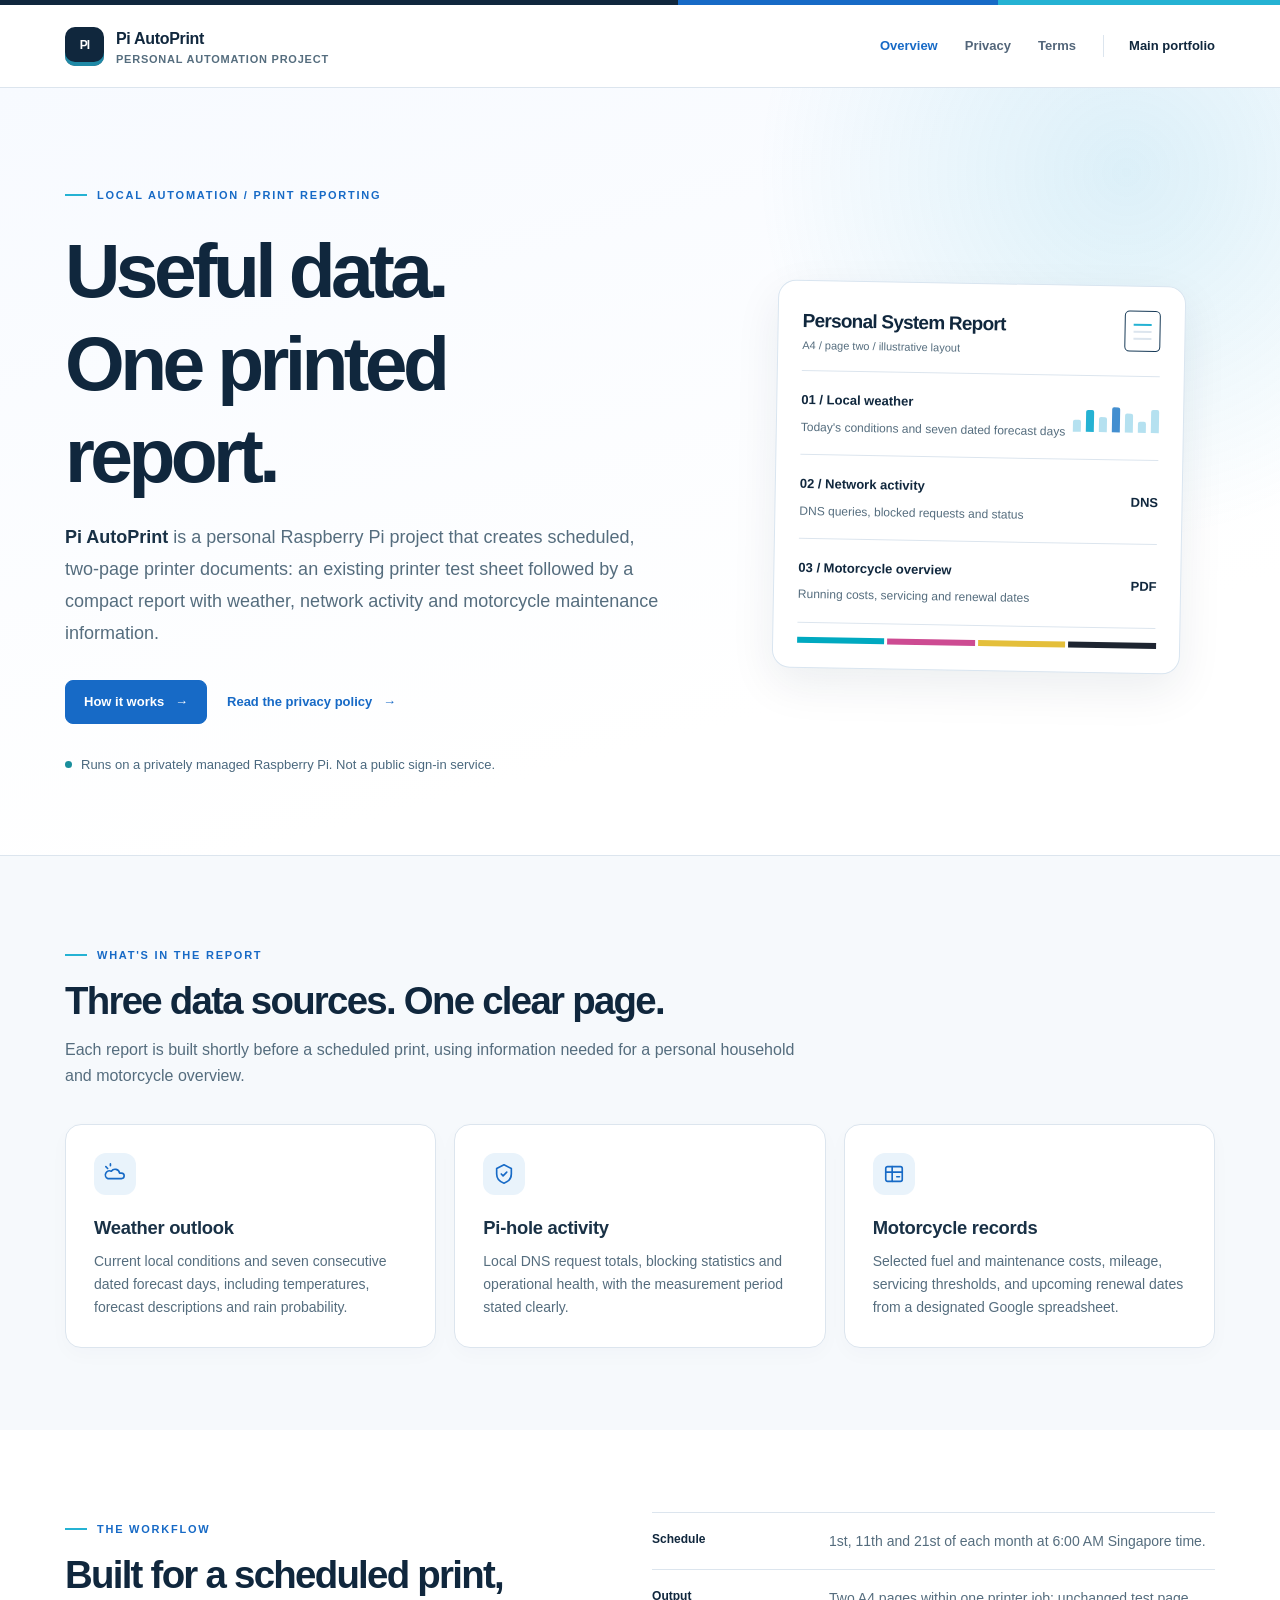
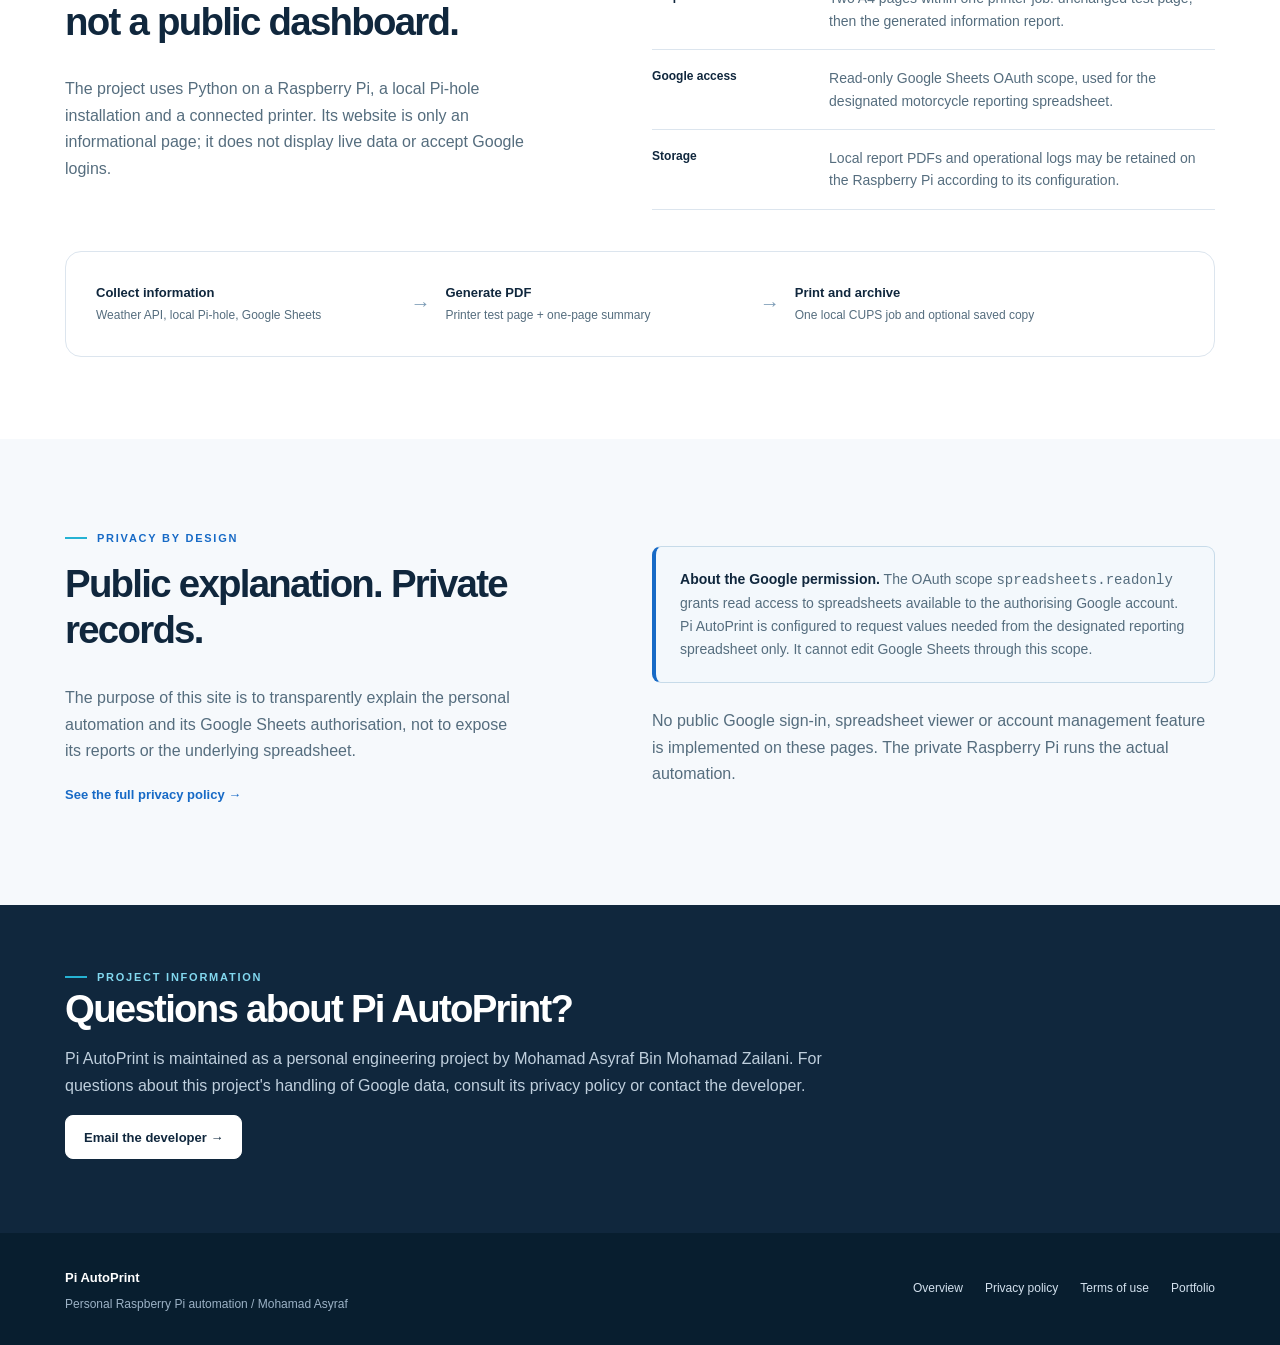
<file: pi-autoprint/index.html>
<!doctype html>
<html lang="en-GB">
<head>
  <meta charset="utf-8">
  <meta name="viewport" content="width=device-width, initial-scale=1">
  <meta name="theme-color" content="#10273d">
  <meta name="description" content="Pi AutoPrint is a personal Raspberry Pi automation project that generates scheduled printer reports using weather forecasts, Pi-hole activity and read-only Google Sheets data.">
  <title>Pi AutoPrint | Personal Raspberry Pi Reporting</title>
  <link rel="stylesheet" href="./styles.css">
  <link rel="canonical" href="https://asyrafbmz.github.io/pi-autoprint/">
</head>
<body>
  <a class="skip-link" href="#main">Skip to content</a>
  <div class="top-rule" aria-hidden="true"></div>
  <header class="site-header">
    <div class="container">
      <a class="brand" href="./" aria-label="Pi AutoPrint homepage"><span class="brand-icon" aria-hidden="true">PI</span><span>Pi AutoPrint<small>Personal automation project</small></span></a>
      <nav class="site-nav" aria-label="Main navigation"><a href="./" aria-current="page">Overview</a><a href="./privacy.html">Privacy</a><a href="./terms.html">Terms</a><a class="portfolio-link" href="../">Main portfolio</a></nav>
    </div>
  </header>
  <main id="main">
    <section class="hero">
      <div class="container hero-layout">
        <div>
          <span class="eyebrow">Local automation / print reporting</span>
          <h1>Useful data.<br>One printed report.</h1>
          <p><strong>Pi AutoPrint</strong> is a personal Raspberry Pi project that creates scheduled, two-page printer documents: an existing printer test sheet followed by a compact report with weather, network activity and motorcycle maintenance information.</p>
          <div class="hero-actions"><a class="btn" href="#how-it-works">How it works &nbsp; &#8594;</a><a class="text-action" href="./privacy.html">Read the privacy policy &nbsp; &#8594;</a></div>
          <div class="privacy-note"><span class="dot" aria-hidden="true"></span><span>Runs on a privately managed Raspberry Pi. Not a public sign-in service.</span></div>
        </div>
        <div class="report-preview" role="img" aria-label="Illustrative print layout with weather, network and motorcycle sections. No personal data is shown.">
          <div class="report-preview-head"><div><strong>Personal System Report</strong><small>A4 / page two / illustrative layout</small></div><span class="paper-icon" aria-hidden="true"></span></div>
          <div class="report-line"><div><strong>01 / Local weather</strong><br><span>Today's conditions and seven dated forecast days</span></div><div class="mini-chart" aria-hidden="true"><i></i><i></i><i></i><i></i><i></i><i></i><i></i></div></div>
          <div class="report-line"><div><strong>02 / Network activity</strong><br><span>DNS queries, blocked requests and status</span></div><strong aria-hidden="true">DNS</strong></div>
          <div class="report-line"><div><strong>03 / Motorcycle overview</strong><br><span>Running costs, servicing and renewal dates</span></div><strong aria-hidden="true">PDF</strong></div>
          <footer aria-hidden="true"><span></span><span></span><span></span><span></span></footer>
        </div>
      </div>
    </section>
    <section class="section section-soft" id="features">
      <div class="container">
        <div class="section-intro"><span class="eyebrow">What's in the report</span><h2>Three data sources. One clear page.</h2><p>Each report is built shortly before a scheduled print, using information needed for a personal household and motorcycle overview.</p></div>
        <div class="three-cards">
          <article class="feature-card"><div class="feature-icon" aria-hidden="true"><svg viewBox="0 0 24 24"><path d="M4 17h15a3 3 0 0 0 0-6h-2a5 5 0 0 0-9-2 4 4 0 0 0-4 8z"/><path d="M4 6l-2-2M7 3V1"/></svg></div><h3>Weather outlook</h3><p>Current local conditions and seven consecutive dated forecast days, including temperatures, forecast descriptions and rain probability.</p></article>
          <article class="feature-card"><div class="feature-icon" aria-hidden="true"><svg viewBox="0 0 24 24"><path d="m12 2 8 4v6c0 5-3.5 8.5-8 10-4.5-1.5-8-5-8-10V6z"/><path d="m9 12 2 2 4-4"/></svg></div><h3>Pi-hole activity</h3><p>Local DNS request totals, blocking statistics and operational health, with the measurement period stated clearly.</p></article>
          <article class="feature-card"><div class="feature-icon" aria-hidden="true"><svg viewBox="0 0 24 24"><rect x="3" y="4" width="18" height="16" rx="2"/><path d="M3 10h18M10 4v16M15 15h3"/></svg></div><h3>Motorcycle records</h3><p>Selected fuel and maintenance costs, mileage, servicing thresholds, and upcoming renewal dates from a designated Google spreadsheet.</p></article>
        </div>
      </div>
    </section>
    <section class="section" id="how-it-works">
      <div class="container">
        <div class="split"><div><span class="eyebrow">The workflow</span><h2>Built for a scheduled print, not a public dashboard.</h2><p>The project uses Python on a Raspberry Pi, a local Pi-hole installation and a connected printer. Its website is only an informational page; it does not display live data or accept Google logins.</p></div>
        <dl class="fact-list"><div class="fact-item"><dt>Schedule</dt><dd>1st, 11th and 21st of each month at 6:00 AM Singapore time.</dd></div><div class="fact-item"><dt>Output</dt><dd>Two A4 pages within one printer job: unchanged test page, then the generated information report.</dd></div><div class="fact-item"><dt>Google access</dt><dd>Read-only Google Sheets OAuth scope, used for the designated motorcycle reporting spreadsheet.</dd></div><div class="fact-item"><dt>Storage</dt><dd>Local report PDFs and operational logs may be retained on the Raspberry Pi according to its configuration.</dd></div></dl></div>
        <div class="pipeline" aria-label="Data workflow"><div class="pipeline-step">Collect information<small>Weather API, local Pi-hole, Google Sheets</small></div><span class="pipeline-arrow" aria-hidden="true">&#8594;</span><div class="pipeline-step">Generate PDF<small>Printer test page + one-page summary</small></div><span class="pipeline-arrow" aria-hidden="true">&#8594;</span><div class="pipeline-step">Print and archive<small>One local CUPS job and optional saved copy</small></div></div>
      </div>
    </section>
    <section class="section section-soft" id="data-and-privacy">
      <div class="container split"><div><span class="eyebrow">Privacy by design</span><h2>Public explanation. Private records.</h2><p>The purpose of this site is to transparently explain the personal automation and its Google Sheets authorisation, not to expose its reports or the underlying spreadsheet.</p><p><a class="text-action" href="./privacy.html">See the full privacy policy &#8594;</a></p></div><div><div class="callout"><p><strong>About the Google permission.</strong> The OAuth scope <code>spreadsheets.readonly</code> grants read access to spreadsheets available to the authorising Google account. Pi AutoPrint is configured to request values needed from the designated reporting spreadsheet only. It cannot edit Google Sheets through this scope.</p></div><p>No public Google sign-in, spreadsheet viewer or account management feature is implemented on these pages. The private Raspberry Pi runs the actual automation.</p></div></div>
    </section>
    <section class="cta"><div class="container"><span class="eyebrow" style="color:#82d8ef">Project information</span><h2>Questions about Pi AutoPrint?</h2><p>Pi AutoPrint is maintained as a personal engineering project by Mohamad Asyraf Bin Mohamad Zailani. For questions about this project's handling of Google data, consult its privacy policy or contact the developer.</p><a class="btn" href="mailto:mohdasyraf999@gmail.com?subject=Pi%20AutoPrint%20Enquiry">Email the developer &#8594;</a></div></section>
  </main>
  <footer class="footer"><div class="container footer-row"><div><strong>Pi AutoPrint</strong><p>Personal Raspberry Pi automation / Mohamad Asyraf</p></div><nav class="footer-links" aria-label="Footer"><a href="./">Overview</a><a href="./privacy.html">Privacy policy</a><a href="./terms.html">Terms of use</a><a href="../">Portfolio</a></nav></div></footer>
</body>
</html>
</file>
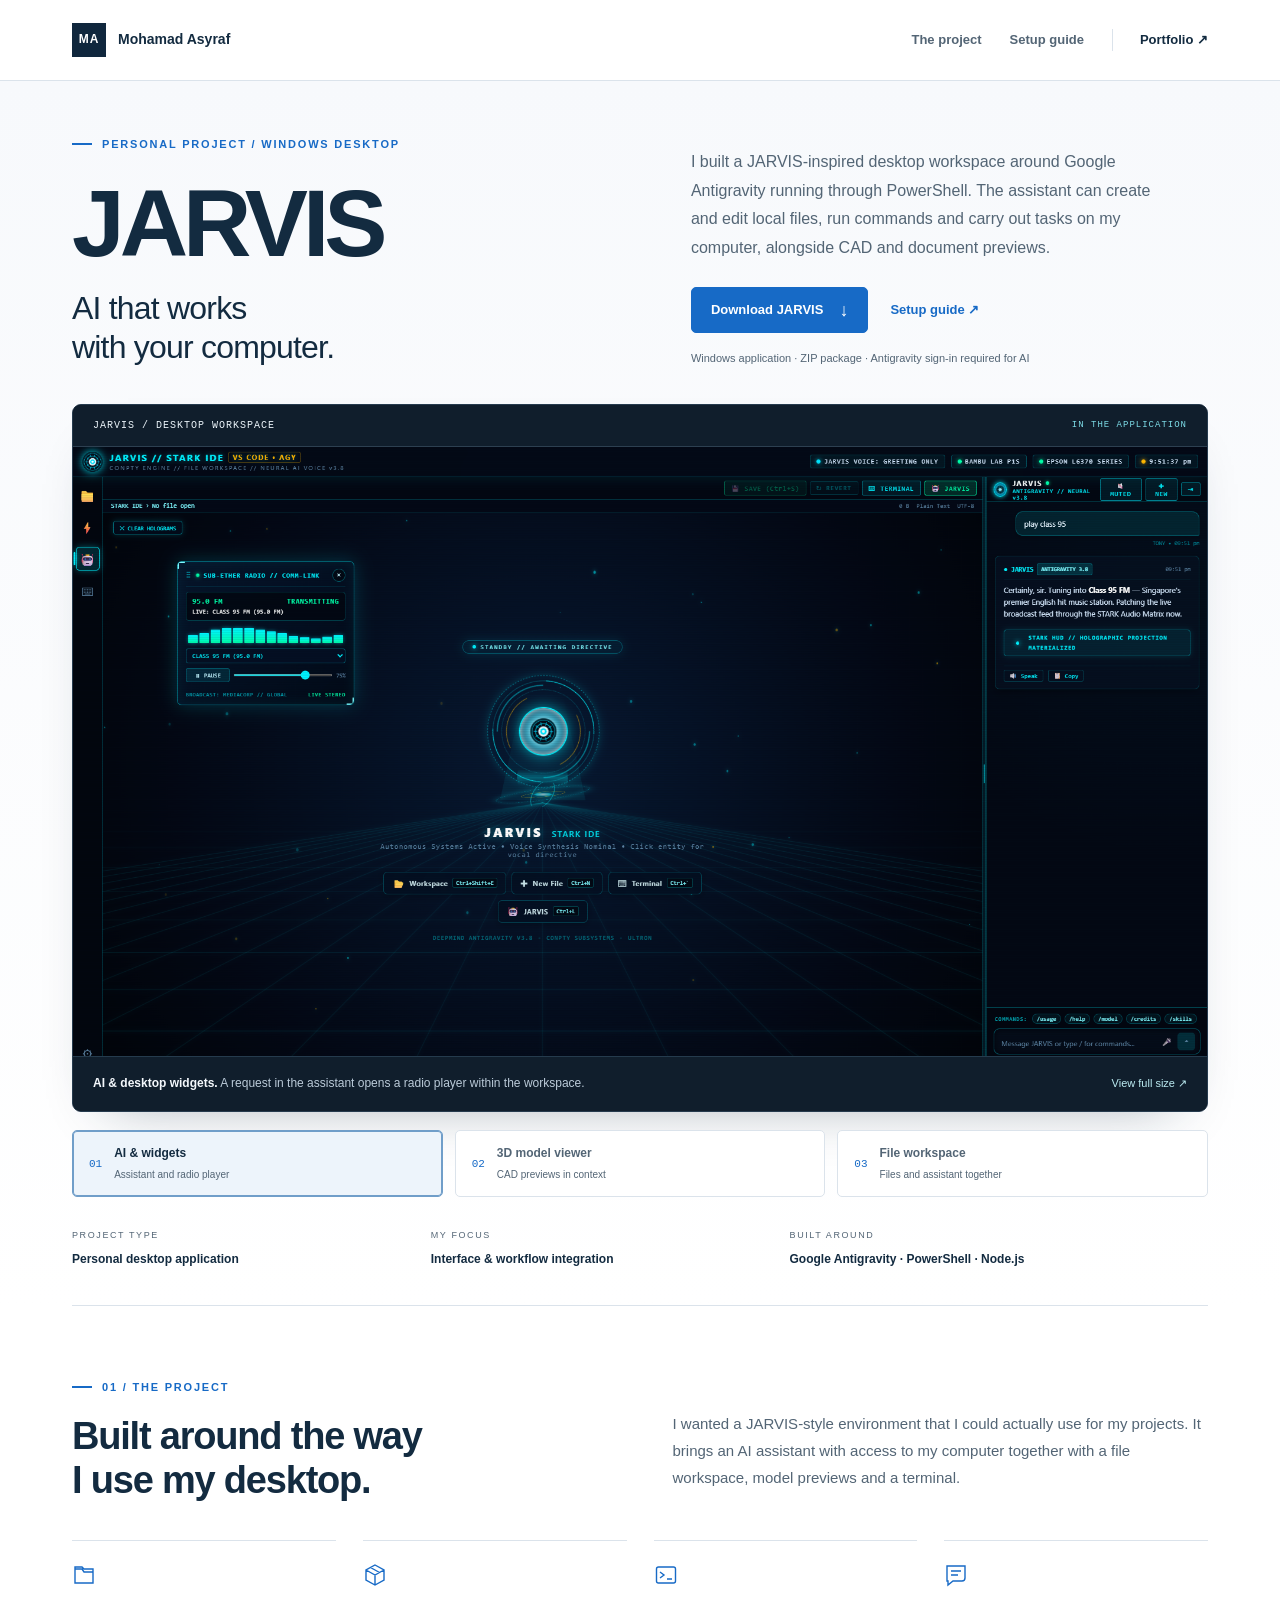
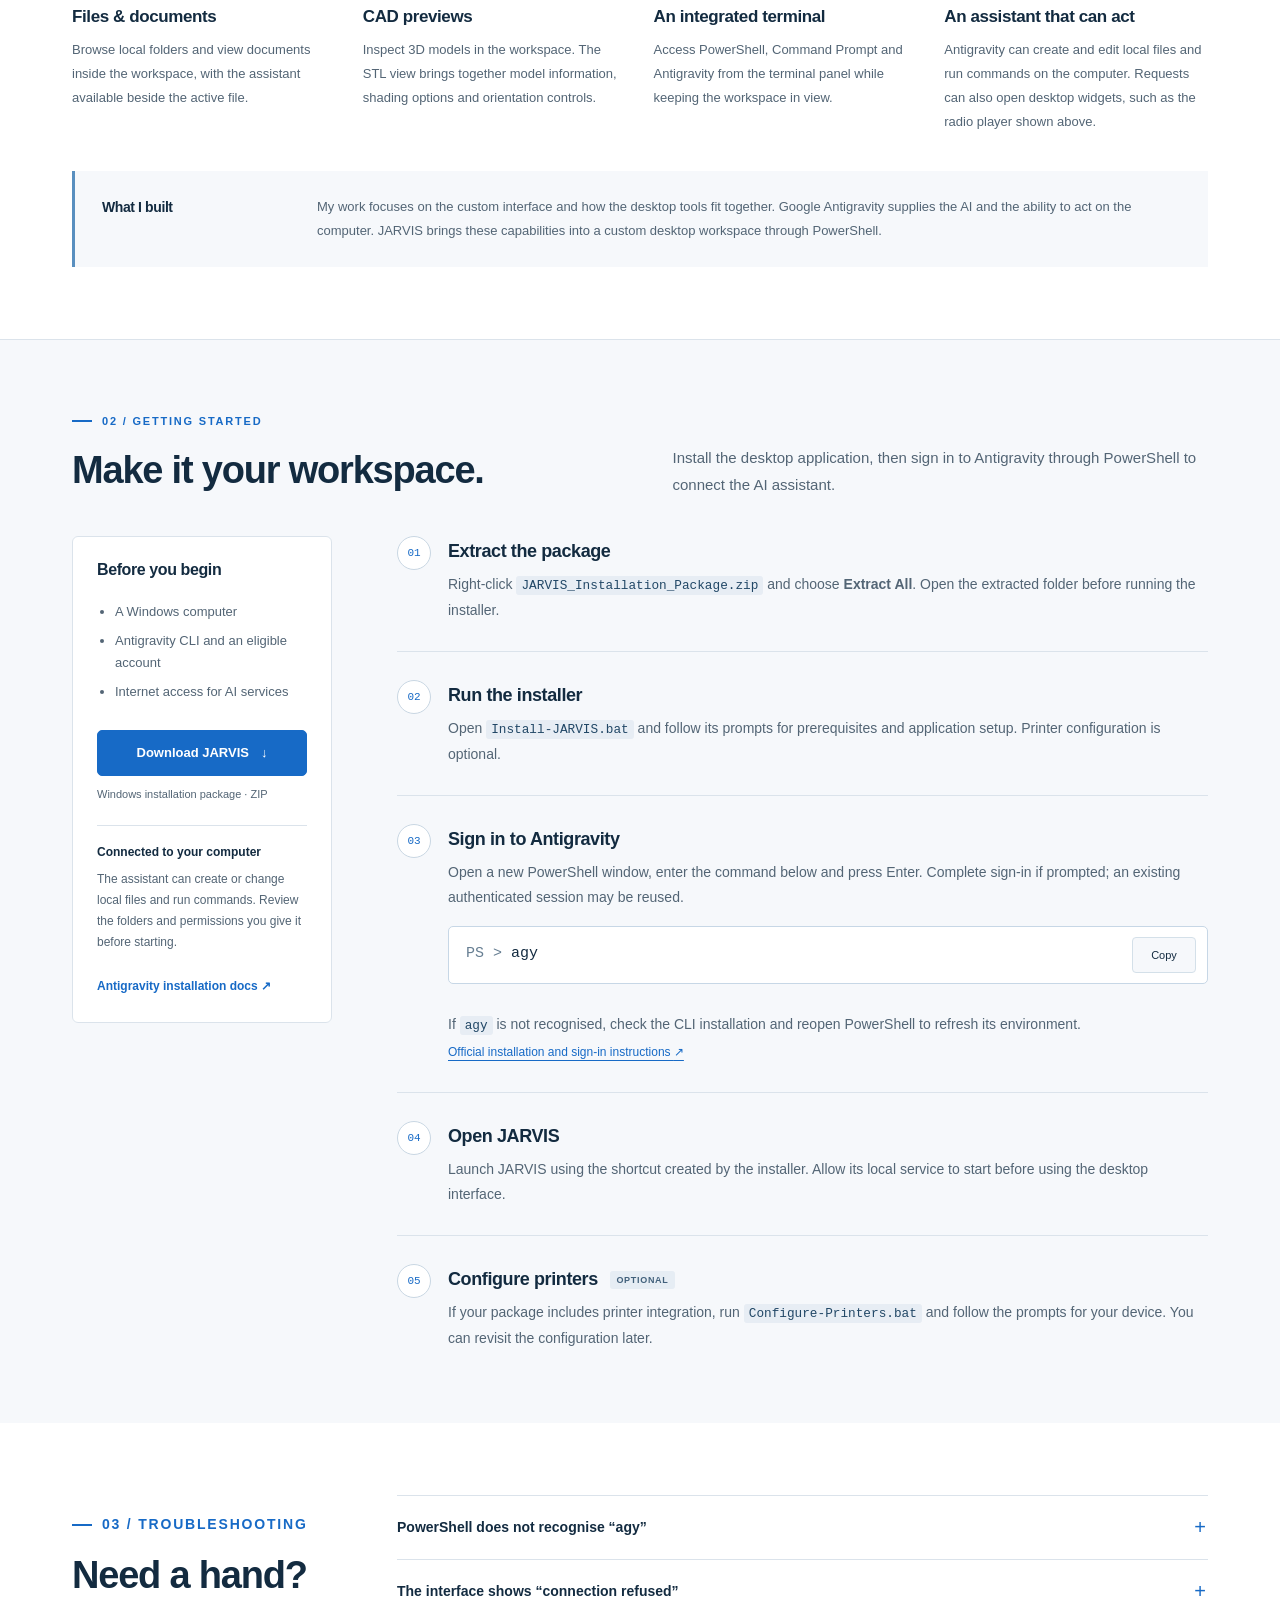
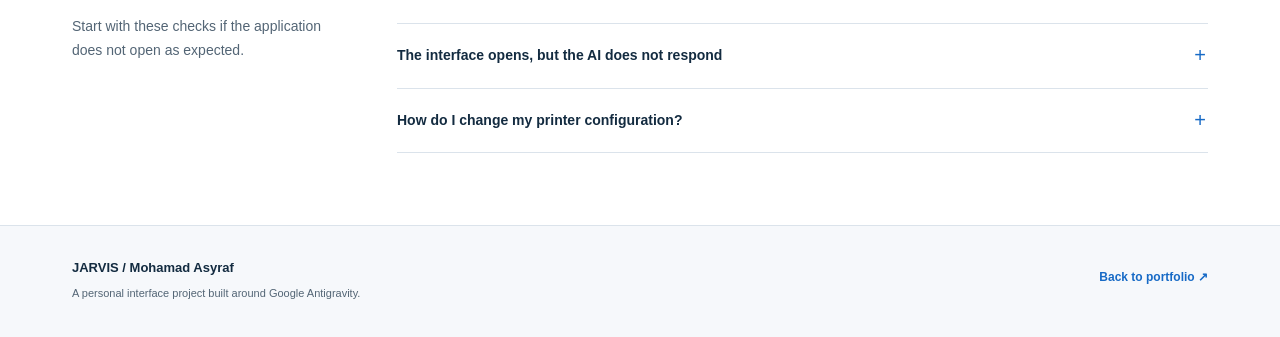
<file: jarvis-guide.html>
<!doctype html>
<html lang="en-GB">
<head>
  <meta charset="utf-8">
  <meta name="viewport" content="width=device-width, initial-scale=1">
  <meta name="description" content="JARVIS is Mohamad Asyraf’s personal desktop interface project, built around Google Antigravity running through PowerShell. Explore the file workspace, CAD previews, AI assistant and setup guide.">
  <meta name="theme-color" content="#10273d">
  <title>JARVIS — AI Desktop Workspace | Mohamad Asyraf</title>
  <style>
    :root {
      --ink: #132b40;
      --muted: #536575;
      --blue: #176ac6;
      --line: #dbe3eb;
      --paper: #f6f8fb;
      --navy: #10273d;
      --cyan: #7ad4ec;
      --white: #fff;
    }
    * {
      box-sizing: border-box;
    }
    html {
      scroll-behavior: smooth;
      scroll-padding-top: 110px;
    }
    body {
      margin: 0;
      background: var(--white);
      color: var(--ink);
      font-family: Inter,"Segoe UI",Arial,sans-serif;
      font-size: 16px;
      line-height: 1.65;
      -webkit-font-smoothing: antialiased;
    }
    a {
      color: var(--blue);
      text-underline-offset: 4px;
    }
    a:hover {
      color: #0e4d94;
    }
    button {
      font: inherit;
    }
    a, button, summary {
      -webkit-tap-highlight-color: transparent;
    }
    a:focus-visible, button:focus-visible, summary:focus-visible {
      outline: 3px solid #2585e2;
      outline-offset: 5px;
    }
    h1, h2, h3, p, figure {
      margin: 0;
    }
    h1, h2, h3 {
      line-height: 1.16;
    }
    h2 {
      font-size: clamp(28px,3vw,38px);
      letter-spacing: -1.2px;
      font-weight: 650;
    }
    h3 {
      font-size: 20px;
      letter-spacing: -.4px;
    }
    p {
      color: var(--muted);
    }
    .wrap {
      max-width: 1180px;
      margin: auto;
      padding-inline: 40px;
    }
    .skip {
      position: fixed;
      top: 8px;
      left: 8px;
      z-index: 100;
      transform: translateY(-160%);
      background: white;
      padding: 10px 18px;
    }
    .skip:focus {
      transform: none;
    }
    .site-header {
      position: sticky;
      top: 0;
      z-index: 20;
      background: rgba(255,255,255,.97);
      border-bottom: 1px solid var(--line);
    }
    .header-inner {
      min-height: 80px;
      display: flex;
      align-items: center;
      justify-content: space-between;
      gap: 24px;
    }
    .brand {
      display: flex;
      align-items: center;
      gap: 12px;
      color: var(--ink);
      text-decoration: none;
      font-size: 14px;
      font-weight: 650;
    }
    .brand-mark {
      display: grid;
      place-items: center;
      width: 34px;
      height: 34px;
      background: var(--navy);
      color: white;
      font-size: 12px;
      letter-spacing: 1px;
    }
    .header-nav {
      display: flex;
      align-items: center;
      gap: 28px;
      font-size: 13px;
      font-weight: 600;
    }
    .header-nav a {
      text-decoration: none;
      color: var(--muted);
    }
    .header-nav a:hover, .header-nav a[aria-current] {
      color: var(--blue);
    }
    .header-nav .back {
      padding-left: 27px;
      border-left: 1px solid var(--line);
      color: var(--ink);
    }
    .eyebrow {
      display: flex;
      align-items: center;
      gap: 10px;
      font-size: 11px;
      font-weight: 700;
      letter-spacing: 1.8px;
      text-transform: uppercase;
      color: var(--blue);
    }
    .eyebrow:before {
      content: "";
      width: 20px;
      height: 2px;
      background: currentColor;
    }
    .hero {
      padding: 65px 0 52px;
      background: linear-gradient(180deg,#f7f9fc,#fff);
    }
    .hero-grid {
      display: grid;
      grid-template-columns: 1fr 1fr;
      gap: 65px;
      align-items: center;
    }
    .hero h1 {
      margin: 22px 0 8px;
      font-size: clamp(62px,7.7vw,104px);
      letter-spacing: -6px;
      font-weight: 700;
    }
    .hero-subtitle {
      display: block;
      font-size: clamp(23px,2.5vw,31px);
      font-weight: 500;
      letter-spacing: -.8px;
      color: var(--ink);
    }
    .hero-desc {
      max-width: 475px;
      margin-top: 23px;
      font-size: 17px;
      line-height: 1.75;
    }
    .actions {
      display: flex;
      align-items: center;
      flex-wrap: wrap;
      gap: 22px;
      margin-top: 30px;
    }
    .button {
      display: inline-flex;
      align-items: center;
      justify-content: center;
      gap: 16px;
      min-height: 46px;
      padding: 11px 19px;
      border: 1px solid var(--blue);
      border-radius: 5px;
      background: var(--blue);
      color: white;
      text-decoration: none;
      font-size: 13px;
      font-weight: 600;
      cursor: pointer;
      transition: background .15s;
    }
    .button:hover {
      background: #1055a3;
      color: white;
    }
    .text-link {
      font-size: 13px;
      font-weight: 600;
      text-decoration: none;
    }
    .arrow {
      font-size: 18px;
      line-height: 1;
    }
    .hero-note {
      font-size: 12px;
      color: var(--muted);
      margin-top: 24px;
    }
    .meta-strip {
      display: grid;
      grid-template-columns: 1fr 1fr 1.25fr;
      gap: 24px;
      border-top: 1px solid var(--line);
      padding-top: 26px;
      margin-top: 48px;
    }
    .meta-strip dt {
      font-size: 10px;
      color: var(--muted);
      letter-spacing: 1.6px;
      text-transform: uppercase;
      margin-bottom: 7px;
    }
    .meta-strip dd {
      font-size: 13px;
      font-weight: 600;
      margin: 0;
    }
    .section {
      padding: 72px 0;
    }
    .section-head {
      display: grid;
      grid-template-columns: 1fr 1fr;
      gap: 65px;
      align-items: start;
      margin-bottom: 38px;
    }
    .section-head .eyebrow {
      margin-bottom: 18px;
    }
    .section-head>p {
      padding-top: 32px;
      font-size: 15px;
      line-height: 1.8;
    }
    .setup-section {
      background: var(--paper);
      border-top: 1px solid var(--line);
    }
    .setup-layout {
      display: grid;
      grid-template-columns: 260px 1fr;
      gap: 65px;
      align-items: start;
    }
    .setup-aside {
      background: white;
      border: 1px solid var(--line);
      border-radius: 6px;
      padding: 24px;
    }
    .setup-aside h3 {
      font-size: 16px;
    }
    .requirements {
      padding-left: 18px;
      margin: 17px 0 23px;
      color: var(--muted);
      font-size: 13px;
    }
    .requirements li {
      padding: 4px 0;
    }
    .setup-aside .text-link {
      font-size: 12px;
    }
    .step-list {
      list-style: none;
      padding: 0;
      margin: 0;
      counter-reset: steps;
    }
    .step {
      display: grid;
      grid-template-columns: 34px 1fr;
      gap: 17px;
      border-bottom: 1px solid var(--line);
      padding: 0 0 28px;
      margin-bottom: 28px;
      counter-increment: steps;
    }
    .step:last-child {
      border-bottom: 0;
      margin-bottom: 0;
      padding-bottom: 0;
    }
    .step:before {
      content: counter(steps,decimal-leading-zero);
      width: 32px;
      height: 32px;
      display: grid;
      place-items: center;
      font-size: 11px;
      font-family: Consolas,monospace;
      border: 1px solid #c9d7e3;
      background: white;
      border-radius: 50%;
      color: var(--blue);
    }
    .step h3 {
      font-size: 18px;
      padding-top: 5px;
      margin-bottom: 10px;
    }
    .step p {
      font-size: 14px;
      line-height: 1.8;
    }
    .step p+p {
      margin-top: 10px;
    }
    code {
      font-family: Consolas,"Courier New",monospace;
      font-size: .91em;
      background: #e7edf4;
      border-radius: 3px;
      padding: 2px 5px;
      overflow-wrap: anywhere;
      color: #214766;
    }
    .command {
      display: flex;
      align-items: center;
      justify-content: space-between;
      gap: 18px;
      border: 1px solid #c7d7e6;
      background: #fff;
      border-radius: 5px;
      padding: 10px 11px 10px 17px;
      margin: 15px 0 10px;
    }
    .command code {
      background: none;
      padding: 0;
      color: var(--ink);
      font-size: 15px;
    }
    .command code span {
      color: #667e92;
      margin-right: 9px;
    }
    .copy-button {
      font-size: 11px;
      border: 1px solid #d4e0e9;
      background: var(--paper);
      color: var(--ink);
      border-radius: 4px;
      padding: 8px 13px;
      cursor: pointer;
      min-width: 64px;
      min-height: 36px;
    }
    .copy-button:hover {
      background: #e7eff8;
    }
    .copy-status {
      font-size: 12px;
      min-height: 20px;
      color: var(--muted);
      margin-top: -2px;
    }
    .source-link {
      font-size: 12px;
    }
    .optional-tag {
      font-size: 9px;
      text-transform: uppercase;
      letter-spacing: .7px;
      font-weight: 650;
      background: #e6edf4;
      padding: 4px 6px;
      border-radius: 3px;
      vertical-align: middle;
      margin-left: 8px;
      color: #42617c;
    }
    .support-layout {
      display: grid;
      grid-template-columns: 260px 1fr;
      gap: 65px;
    }
    .support-heading .eyebrow {
      margin-bottom: 17px;
    }
    .support-heading p {
      font-size: 14px;
      margin-top: 18px;
    }
    .support-list {
      border-top: 1px solid var(--line);
    }
    details {
      border-bottom: 1px solid var(--line);
    }
    summary {
      padding: 20px 30px 20px 0;
      position: relative;
      cursor: pointer;
      font-size: 14px;
      font-weight: 600;
      list-style: none;
    }
    summary::-webkit-details-marker {
      display: none;
    }
    summary:after {
      content: "+";
      position: absolute;
      right: 2px;
      font-size: 20px;
      font-weight: 400;
      top: 15px;
      color: var(--blue);
    }
    details[open] summary:after {
      content: "−";
    }
    details p {
      font-size: 14px;
      line-height: 1.8;
      padding-bottom: 21px;
    }
    .footer {
      border-top: 1px solid var(--line);
      padding: 28px 0 35px;
      background: var(--paper);
    }
    .footer-inner {
      display: flex;
      justify-content: space-between;
      gap: 24px;
      align-items: center;
    }
    .footer strong {
      font-size: 13px;
      font-weight: 650;
    }
    .footer p {
      font-size: 11px;
      margin-top: 4px;
    }
    .footer a {
      font-size: 12px;
      text-decoration: none;
      font-weight: 600;
    }
    [hidden] {
      display: none !important;
    }
    @media (min-width:1000px) {
      .setup-aside {
        position: sticky;
        top: 105px;
      }
    }
    @media (max-width:900px) {
      .wrap {
        padding-inline: 28px;
      }
      .hero-grid {
        gap: 32px;
      }
      .hero h1 {
        letter-spacing: -4px;
      }
      .section-head {
        gap: 32px;
      }
      .setup-layout, .support-layout {
        grid-template-columns: 220px 1fr;
        gap: 32px;
      }
      .header-nav {
        gap: 20px;
      }
      .header-nav .back {
        padding-left: 20px;
      }
    }
    @media (max-width:680px) {
      html {
        scroll-padding-top: 88px;
      }
      .wrap {
        padding-inline: 22px;
      }
      .header-inner {
        min-height: 68px;
        gap: 16px;
      }
      .brand {
        font-size: 12px;
        gap: 9px;
      }
      .brand-mark {
        width: 30px;
        height: 30px;
        font-size: 10px;
      }
      .header-nav .desktop-link {
        display: none;
      }
      .header-nav .back {
        border: 0;
        padding: 0;
        font-size: 12px;
      }
      .hero {
        padding: 38px 0 30px;
      }
      .hero-grid {
        grid-template-columns: 1fr;
        gap: 32px;
      }
      .hero h1 {
        font-size: 72px;
        letter-spacing: -4px;
        margin-top: 18px;
      }
      .hero-subtitle {
        font-size: 25px;
      }
      .hero-desc {
        font-size: 16px;
        margin-top: 17px;
      }
      .actions {
        margin-top: 24px;
      }
      .hero-note {
        margin-top: 18px;
      }
      .meta-strip {
        gap: 20px 16px;
        grid-template-columns: 1fr 1fr;
        margin-top: 30px;
        padding-top: 23px;
      }
      .meta-strip>div:last-child {
        grid-column: 1/-1;
      }
      .meta-strip dd {
        font-size: 12px;
      }
      .section {
        padding: 46px 0;
      }
      .section-head {
        grid-template-columns: 1fr;
        gap: 18px;
        margin-bottom: 28px;
      }
      .section-head>p {
        padding: 0;
        font-size: 14px;
      }
      .section-head .eyebrow {
        margin-bottom: 13px;
      }
      .setup-layout, .support-layout {
        grid-template-columns: 1fr;
        gap: 29px;
      }
      .setup-aside {
        padding: 22px;
      }
      .requirements {
        margin: 12px 0;
      }
      .step {
        gap: 12px;
        grid-template-columns: 30px 1fr;
      }
      .step h3 {
        font-size: 17px;
      }
      .step:before {
        width: 29px;
        height: 29px;
      }
      .step p {
        font-size: 13px;
      }
      .optional-tag {
        display: inline-block;
        margin-left: 4px;
      }
      .support-heading p {
        margin-top: 13px;
      }
      .footer-inner {
        align-items: flex-start;
      }
      .footer a {
        white-space: nowrap;
      }
    }
    @media (prefers-reduced-motion:reduce) {
      html {
        scroll-behavior: auto;
      }
      * {
        transition: none !important;
      }
    }
    @media print {
      .site-header, .actions, .copy-button, .footer a {
        display: none;
      }
      .section, .hero {
        padding: 22px 0;
      }
      .setup-aside {
        position: static;
      }
      .wrap {
        padding-inline: 0;
      }
      .section-head, .setup-layout, .support-layout {
        gap: 25px;
      }
      details p {
        display: block !important;
      }
      .step, details {
        break-inside: avoid;
      }
    }
    .computer-access-note {
      border-top: 1px solid var(--line);
      padding-top: 16px;
      margin-bottom: 19px;
      font-size: 12px;
      line-height: 1.75;
    }
    .computer-access-note strong {
      display: block;
      color: var(--ink);
      font-size: 12px;
      margin-bottom: 6px;
    }
    .wrap {
      max-width: 1220px;
      padding-inline: 42px;
    }
    .hero {
      padding: 54px 0 0;
    }
    .hero-grid {
      grid-template-columns: 1.05fr 1fr;
      gap: 76px;
      align-items: end;
      margin-bottom: 37px;
    }
    .hero h1 {
      font-size: clamp(64px, 7.4vw, 96px);
      letter-spacing: -5px;
      margin: 16px 0 10px;
    }
    .hero-subtitle {
      font-size: clamp(24px, 2.5vw, 32px);
      line-height: 1.22;
      font-weight: 450;
    }
    .hero-desc {
      margin: 0;
      font-size: 16px;
      line-height: 1.8;
    }
    .hero-note {
      margin-top: 16px;
      font-size: 11px;
    }
    .actions {
      margin-top: 24px;
    }
    .showcase {
      border: 1px solid #263b4e;
      border-radius: 9px;
      background: #060e19;
      overflow: hidden;
      box-shadow: 0 24px 55px -37px #10273d70;
    }
    .showcase-bar {
      min-height: 42px;
      display: flex;
      justify-content: space-between;
      align-items: center;
      padding: 11px 20px;
      background: #101e2c;
      border-bottom: 1px solid #2d4051;
      color: #bdccda;
      font: 10px/1.4 Consolas, monospace;
      letter-spacing: 1px;
    }
    .showcase-bar strong {
      color: #ecf5fb;
      font-weight: 500;
    }
    .showcase-bar span:last-child {
      color: #7ddce7;
      font-size: 9px;
    }
    .screenshot-link {
      display: block;
      background: #060e19;
    }
    .screenshot-link:focus-visible {
      outline-offset: -4px;
    }
    .screenshot-viewport {
      aspect-ratio: 1919 / 1031;
      overflow: hidden;
    }
    .screenshot-viewport img {
      display: block;
      width: 100%;
      height: auto;
    }
    .screenshot-caption {
      display: flex;
      align-items: baseline;
      justify-content: space-between;
      gap: 24px;
      padding: 17px 20px;
      border-top: 1px solid #253b4d;
      background: #101e2c;
    }
    .screenshot-caption p {
      font-size: 12px;
      color: #bbcbd9;
    }
    .screenshot-caption strong {
      color: #f4f8fc;
      font-weight: 550;
    }
    .screenshot-caption a {
      color: #bcecf2;
      text-decoration: none;
      font-size: 11px;
      white-space: nowrap;
    }
    .gallery-controls {
      display: grid;
      grid-template-columns: repeat(3, 1fr);
      gap: 12px;
      margin-top: 18px;
    }
    .gallery-control {
      display: flex;
      gap: 12px;
      align-items: center;
      padding: 13px 16px;
      text-align: left;
      min-height: 66px;
      border: 1px solid var(--line);
      border-radius: 5px;
      background: white;
      color: var(--muted);
      cursor: pointer;
    }
    .gallery-control[aria-pressed="true"] {
      background: #edf4fb;
      border-color: #709ec9;
      color: var(--ink);
      box-shadow: inset 0 0 0 1px #709ec9;
    }
    .gallery-control:hover {
      border-color: #709ec9;
    }
    .gallery-control .number {
      font: 11px Consolas, monospace;
      color: var(--blue);
    }
    .gallery-control strong {
      display: block;
      font-size: 12px;
      font-weight: 650;
    }
    .gallery-control small {
      display: block;
      color: var(--muted);
      font-size: 10px;
      margin-top: 3px;
    }
    .meta-strip {
      margin: 0;
      padding: 31px 0 35px;
      border-top: 0;
      border-bottom: 1px solid var(--line);
    }
    .meta-strip dd {
      font-size: 12px;
    }
    .meta-strip dt {
      font-size: 9px;
    }
    .feature-grid {
      display: grid;
      grid-template-columns: repeat(4, 1fr);
      gap: 27px;
    }
    .feature {
      border-top: 1px solid var(--line);
      padding-top: 22px;
    }
    .feature svg {
      display: block;
      width: 24px;
      height: 24px;
      fill: none;
      stroke: var(--blue);
      stroke-width: 1.4;
      margin-bottom: 20px;
    }
    .feature h3 {
      font-size: 17px;
      margin-bottom: 11px;
    }
    .feature p {
      font-size: 13px;
      line-height: 1.85;
    }
    .ownership {
      margin-top: 37px;
      display: grid;
      grid-template-columns: 185px 1fr;
      gap: 30px;
      padding: 24px 27px;
      border-left: 3px solid #598fbf;
      background: var(--paper);
    }
    .ownership h3 {
      font-size: 14px;
      padding-top: 4px;
    }
    .ownership p {
      font-size: 13px;
      line-height: 1.85;
    }
    .setup-aside .button {
      width: 100%;
      gap: 12px;
    }
    .download-meta {
      font-size: 11px;
      color: var(--muted);
      margin: 9px 0 22px;
    }
    @media (max-width: 950px) {
      .wrap {
        padding-inline: 28px;
      }
      .hero-grid {
        gap: 36px;
      }
      .feature-grid {
        grid-template-columns: repeat(2, 1fr);
        gap: 29px;
      }
      .gallery-control {
        padding: 11px 13px;
        gap: 9px;
      }
    }
    @media (max-width: 680px) {
      .wrap {
        padding-inline: 20px;
      }
      .hero {
        padding-top: 35px;
      }
      .hero-grid {
        grid-template-columns: 1fr;
        gap: 22px;
        margin-bottom: 26px;
      }
      .hero h1 {
        font-size: 68px;
        letter-spacing: -3.5px;
        margin: 12px 0 9px;
      }
      .hero-subtitle {
        font-size: 27px;
      }
      .hero-desc {
        font-size: 14px;
      }
      .actions {
        margin-top: 20px;
        gap: 21px;
      }
      .hero-note {
        font-size: 10px;
        margin-top: 12px;
      }
      .showcase {
        border-radius: 6px;
      }
      .showcase-bar {
        min-height: 34px;
        padding: 10px 12px;
        font-size: 8px;
      }
      .showcase-bar span:last-child {
        font-size: 8px;
      }
      .screenshot-caption {
        padding: 13px;
        display: block;
      }
      .screenshot-caption p {
        font-size: 11px;
        line-height: 1.65;
      }
      .screenshot-caption a {
        display: inline-block;
        margin-top: 8px;
        font-size: 10px;
        min-height: 28px;
      }
      .gallery-controls {
        gap: 7px;
        margin-top: 11px;
      }
      .gallery-control {
        display: block;
        padding: 11px 9px;
        min-height: 79px;
      }
      .gallery-control .number {
        display: block;
        margin-bottom: 7px;
        font-size: 10px;
      }
      .gallery-control strong {
        font-size: 10px;
        line-height: 1.35;
      }
      .gallery-control small {
        display: none;
      }
      .meta-strip {
        gap: 17px;
        padding: 24px 0 27px;
      }
      .meta-strip dd {
        font-size: 11px;
      }
      .meta-strip dt {
        font-size: 8px;
      }
      .feature-grid {
        gap: 25px 20px;
      }
      .feature {
        padding-top: 18px;
      }
      .feature svg {
        margin-bottom: 13px;
      }
      .feature h3 {
        font-size: 16px;
        margin-bottom: 9px;
      }
      .feature p {
        font-size: 12px;
      }
      .ownership {
        grid-template-columns: 1fr;
        gap: 10px;
        padding: 19px 20px;
        margin-top: 27px;
      }
      .ownership h3 {
        padding: 0;
      }
      .ownership p {
        font-size: 12px;
      }
    }
    @media (max-width: 360px) {
      .feature-grid {
        grid-template-columns: 1fr;
      }
      .hero h1 {
        font-size: 62px;
      }
      .footer-inner {
        display: block;
      }
      .footer a {
        display: inline-block;
        margin-top: 13px;
      }
    }
    @media print {
      .gallery-controls, .screenshot-caption a {
        display: none !important;
      }
      .showcase {
        print-color-adjust: exact;
        -webkit-print-color-adjust: exact;
      }
      .hero {
        padding-top: 20px;
      }
    }

    .screenshot-dialog { width: min(96vw, 1760px); max-width: none; max-height: 96vh; padding: 0; border: 1px solid #526a80; border-radius: 8px; background: #07111d; color: white; }
    .screenshot-dialog::backdrop { background: rgba(2, 10, 18, .88); }
    .dialog-header { display: flex; align-items: center; justify-content: space-between; gap: 20px; padding: 10px 14px 10px 20px; }
    .dialog-header h2 { font-size: 14px; letter-spacing: 0; font-weight: 550; }
    .dialog-close { min-width: 44px; min-height: 44px; border: 1px solid #526a80; border-radius: 5px; color: white; background: #10273d; cursor: pointer; font-size: 20px; }
    .screenshot-dialog img { display: block; max-width: 100%; max-height: calc(96vh - 70px); width: auto; height: auto; margin: auto; object-fit: contain; }
    body.lightbox-open { overflow: hidden; }
  </style>
</head>
<body>
  <a class="skip" href="#main-content">Skip to content</a>
  <header class="site-header">
    <div class="wrap header-inner">
      <a class="brand" href="index.html"><span class="brand-mark" aria-hidden="true">MA</span>Mohamad Asyraf</a>
      <nav class="header-nav" aria-label="Primary navigation">
        <a class="desktop-link" href="#overview">The project</a>
        <a class="desktop-link" href="#setup">Setup guide</a>
        <a class="back" href="index.html#portfolio">Portfolio <span aria-hidden="true">↗</span></a>
      </nav>
    </div>
  </header>
  <main id="main-content">
    <section class="hero" aria-labelledby="project-title">
      <div class="wrap">
        <div class="hero-grid">
          <div>
            <p class="eyebrow">Personal project / Windows desktop</p>
            <h1 id="project-title">JARVIS</h1>
            <p class="hero-subtitle">AI that works<br>with your computer.</p>
          </div>
          <div class="hero-copy">
            <p class="hero-desc">I built a JARVIS-inspired desktop workspace around Google Antigravity running through PowerShell. The assistant can create and edit local files, run commands and carry out tasks on my computer, alongside CAD and document previews.</p>
            <div class="actions">
              <a class="button" href="https://github.com/asyrafbmz/asyrafbmz.github.io/releases/latest/download/JARVIS_Installation_Package.zip">Download JARVIS <span class="arrow" aria-hidden="true">↓</span></a>
              <a class="text-link" href="#setup">Setup guide <span aria-hidden="true">↗</span></a>
            </div>
            <p class="hero-note">Windows application · ZIP package · Antigravity sign-in required for AI</p>
          </div>
        </div>
        <div class="showcase" id="screenshots" aria-label="JARVIS application screenshots">
          <div class="showcase-bar"><strong>JARVIS / DESKTOP WORKSPACE</strong><span>IN THE APPLICATION</span></div>
          <figure id="view-ai" class="gallery-panel">
            <a class="screenshot-link" href="assets/img/jarvis/jarvis-ai-widgets.png" target="_blank" rel="noopener noreferrer" aria-label="Open full-size ai screenshot">
              <div class="screenshot-viewport"><img src="assets/img/jarvis/jarvis-ai-widgets.png" width="1919" height="1078" fetchpriority="high" alt="JARVIS desktop workspace with AI chat on the right and a Class 95 radio widget opened on the left."></div>
            </a>
            <figcaption class="screenshot-caption"><p><strong>AI &amp; desktop widgets.</strong> A request in the assistant opens a radio player within the workspace.</p><a href="assets/img/jarvis/jarvis-ai-widgets.png" target="_blank" rel="noopener noreferrer">View full size <span aria-hidden="true">↗</span></a></figcaption>
          </figure>
          <figure id="view-cad" class="gallery-panel">
            <a class="screenshot-link" href="assets/img/jarvis/jarvis-cad-viewer.png" target="_blank" rel="noopener noreferrer" aria-label="Open full-size cad screenshot">
              <div class="screenshot-viewport"><img src="assets/img/jarvis/jarvis-cad-viewer.png" width="1919" height="1079" loading="lazy" alt="A Raspberry Pi 4 bracket displayed as an STL model in JARVIS, alongside its file explorer and AI assistant."></div>
            </a>
            <figcaption class="screenshot-caption"><p><strong>3D model viewer.</strong> An STL preview with model information, view controls and the assistant alongside.</p><a href="assets/img/jarvis/jarvis-cad-viewer.png" target="_blank" rel="noopener noreferrer">View full size <span aria-hidden="true">↗</span></a></figcaption>
          </figure>
          <figure id="view-workspace" class="gallery-panel">
            <a class="screenshot-link" href="assets/img/jarvis/jarvis-workspace.png" target="_blank" rel="noopener noreferrer" aria-label="Open full-size workspace screenshot">
              <div class="screenshot-viewport"><img src="assets/img/jarvis/jarvis-workspace.png" width="1919" height="1079" loading="lazy" alt="JARVIS welcome view with a local file explorer on the left, a central workspace and the Antigravity assistant on the right."></div>
            </a>
            <figcaption class="screenshot-caption"><p><strong>File workspace.</strong> Local folders, workspace controls and the AI assistant share the same interface.</p><a href="assets/img/jarvis/jarvis-workspace.png" target="_blank" rel="noopener noreferrer">View full size <span aria-hidden="true">↗</span></a></figcaption>
          </figure>
        </div>
        <div class="gallery-controls" id="gallery-controls" role="group" aria-label="Choose an application screenshot" hidden>
          <button class="gallery-control" type="button" aria-pressed="true" aria-controls="view-ai"><span class="number" aria-hidden="true">01</span><span><strong>AI &amp; widgets</strong><small>Assistant and radio player</small></span></button>
          <button class="gallery-control" type="button" aria-pressed="false" aria-controls="view-cad"><span class="number" aria-hidden="true">02</span><span><strong>3D model viewer</strong><small>CAD previews in context</small></span></button>
          <button class="gallery-control" type="button" aria-pressed="false" aria-controls="view-workspace"><span class="number" aria-hidden="true">03</span><span><strong>File workspace</strong><small>Files and assistant together</small></span></button>
        </div>
        <dl class="meta-strip">
          <div><dt>Project type</dt><dd>Personal desktop application</dd></div>
          <div><dt>My focus</dt><dd>Interface &amp; workflow integration</dd></div>
          <div><dt>Built around</dt><dd>Google Antigravity · PowerShell · Node.js</dd></div>
        </dl>
      </div>
    </section>

    <section id="overview" class="section" aria-labelledby="overview-title">
      <div class="wrap">
        <div class="section-head">
          <div><p class="eyebrow">01 / The project</p><h2 id="overview-title">Built around the way<br>I use my desktop.</h2></div>
          <p>I wanted a JARVIS-style environment that I could actually use for my projects. It brings an AI assistant with access to my computer together with a file workspace, model previews and a terminal.</p>
        </div>
        <div class="feature-grid">
          <article class="feature"><svg viewBox="0 0 24 24" aria-hidden="true"><path d="M3 6h7l2 3h9v11H3zM3 6V4h7l2 2h9v3"/></svg><h3>Files &amp; documents</h3><p>Browse local folders and view documents inside the workspace, with the assistant available beside the active file.</p></article>
          <article class="feature"><svg viewBox="0 0 24 24" aria-hidden="true"><path d="m12 2 9 5v10l-9 5-9-5V7zM3 7l9 5 9-5M12 12v10M7.5 4.5l9 5"/></svg><h3>CAD previews</h3><p>Inspect 3D models in the workspace. The STL view brings together model information, shading options and orientation controls.</p></article>
          <article class="feature"><svg viewBox="0 0 24 24" aria-hidden="true"><rect x="2.5" y="4" width="19" height="16" rx="2"/><path d="m6 9 4 3-4 3M13 16h5"/></svg><h3>An integrated terminal</h3><p>Access PowerShell, Command Prompt and Antigravity from the terminal panel while keeping the workspace in view.</p></article>
          <article class="feature"><svg viewBox="0 0 24 24" aria-hidden="true"><path d="M21 15a3 3 0 0 1-3 3H9l-5 4v-4H3V3h18zM7 8h10M7 12h7"/></svg><h3>An assistant that can act</h3><p>Antigravity can create and edit local files and run commands on the computer. Requests can also open desktop widgets, such as the radio player shown above.</p></article>
        </div>
        <div class="ownership"><h3>What I built</h3><p>My work focuses on the custom interface and how the desktop tools fit together. Google Antigravity supplies the AI and the ability to act on the computer. JARVIS brings these capabilities into a custom desktop workspace through PowerShell.</p></div>
      </div>
    </section>

    <section id="setup" class="section setup-section" aria-labelledby="setup-title">
      <div class="wrap">
        <div class="section-head"><div><p class="eyebrow">02 / Getting started</p><h2 id="setup-title">Make it your workspace.</h2></div><p>Install the desktop application, then sign in to Antigravity through PowerShell to connect the AI assistant.</p></div>
        <div class="setup-layout">
          <aside class="setup-aside" aria-labelledby="requirements-title">
            <h3 id="requirements-title">Before you begin</h3>
            <ul class="requirements"><li>A Windows computer</li><li>Antigravity CLI and an eligible account</li><li>Internet access for AI services</li></ul>
            <a class="button" href="https://github.com/asyrafbmz/asyrafbmz.github.io/releases/latest/download/JARVIS_Installation_Package.zip">Download JARVIS <span aria-hidden="true">↓</span></a>
            <p class="download-meta">Windows installation package · ZIP</p>
            <p class="computer-access-note"><strong>Connected to your computer</strong>The assistant can create or change local files and run commands. Review the folders and permissions you give it before starting.</p>
            <a class="text-link" href="https://antigravity.google/docs/cli/install/" target="_blank" rel="noopener noreferrer">Antigravity installation docs <span aria-hidden="true">↗</span></a>
          </aside>
          <ol class="step-list">
            <li class="step"><div><h3>Extract the package</h3><p>Right-click <code>JARVIS_Installation_Package.zip</code> and choose <strong>Extract All</strong>. Open the extracted folder before running the installer.</p></div></li>
            <li class="step"><div><h3>Run the installer</h3><p>Open <code>Install-JARVIS.bat</code> and follow its prompts for prerequisites and application setup. Printer configuration is optional.</p></div></li>
            <li class="step"><div><h3>Sign in to Antigravity</h3><p>Open a new PowerShell window, enter the command below and press Enter. Complete sign-in if prompted; an existing authenticated session may be reused.</p>
              <div class="command"><code><span aria-hidden="true">PS &gt;</span><span id="launch-command" style="color:inherit;margin:0">agy</span></code><button class="copy-button" id="copy-command" type="button" aria-label="Copy agy command">Copy</button></div>
              <div class="copy-status" id="copy-status" role="status" aria-live="polite"></div>
              <p>If <code>agy</code> is not recognised, check the CLI installation and reopen PowerShell to refresh its environment.</p>
              <a class="source-link" href="https://antigravity.google/docs/cli/install/" target="_blank" rel="noopener noreferrer">Official installation and sign-in instructions <span aria-hidden="true">↗</span></a>
            </div></li>
            <li class="step"><div><h3>Open JARVIS</h3><p>Launch JARVIS using the shortcut created by the installer. Allow its local service to start before using the desktop interface.</p></div></li>
            <li class="step"><div><h3>Configure printers <span class="optional-tag">Optional</span></h3><p>If your package includes printer integration, run <code>Configure-Printers.bat</code> and follow the prompts for your device. You can revisit the configuration later.</p></div></li>
          </ol>
        </div>
      </div>
    </section>

    <section id="support" class="section" aria-labelledby="support-title">
      <div class="wrap support-layout">
        <div class="support-heading"><p class="eyebrow">03 / Troubleshooting</p><h2 id="support-title">Need a hand?</h2><p>Start with these checks if the application does not open as expected.</p></div>
        <div class="support-list">
          <details><summary>PowerShell does not recognise “agy”</summary><p>Close and reopen PowerShell after installing Antigravity. If it still fails, follow the <a href="https://antigravity.google/docs/cli/install/" target="_blank" rel="noopener noreferrer">official CLI installation instructions</a> and confirm the command works there before launching JARVIS.</p></details>
          <details><summary>The interface shows “connection refused”</summary><p>The local application service may not have started. If included in your package, run <code>Debug-JARVIS.bat</code> from the installation folder and inspect the error shown. This is more useful than repeatedly refreshing the page.</p></details>
          <details><summary>The interface opens, but the AI does not respond</summary><p>Run <code>agy</code> directly in PowerShell to check sign-in, account access, available usage credits and connectivity. Once it works there, restart JARVIS and try again.</p></details>
          <details><summary>How do I change my printer configuration?</summary><p>For packages with printer integration, use <code>Configure-Printers.bat</code>. If provided, <code>Test-JARVIS.bat</code> can help check the runtime and connected devices.</p></details>
        </div>
      </div>
    </section>
  </main>
  <footer class="footer"><div class="wrap footer-inner"><div><strong>JARVIS / Mohamad Asyraf</strong><p>A personal interface project built around Google Antigravity.</p></div><a href="index.html#portfolio">Back to portfolio <span aria-hidden="true">↗</span></a></div></footer>
  <dialog class="screenshot-dialog" id="screenshot-dialog" aria-labelledby="screenshot-dialog-title">
    <div class="dialog-header"><h2 id="screenshot-dialog-title">JARVIS application screenshot</h2><button class="dialog-close" id="close-screenshot" type="button" aria-label="Close screenshot" autofocus>×</button></div>
    <img id="screenshot-detail" alt="">
  </dialog>
  <script>
    (() => {
      const controls = document.getElementById('gallery-controls');
      const buttons = Array.from(controls.querySelectorAll('button'));
      const panels = Array.from(document.querySelectorAll('.gallery-panel'));
      function selectView(selected) {
        const target = selected.getAttribute('aria-controls');
        buttons.forEach(button => button.setAttribute('aria-pressed', String(button === selected)));
        panels.forEach(panel => { panel.hidden = panel.id !== target; });
      }
      buttons.forEach(button => button.addEventListener('click', () => selectView(button)));
      selectView(buttons[0]);
      controls.hidden = false;

      const dialog = document.getElementById('screenshot-dialog');
      const detail = document.getElementById('screenshot-detail');
      if (typeof dialog.showModal === 'function') {
        document.querySelectorAll('.screenshot-link, .screenshot-caption a').forEach(link => {
          link.addEventListener('click', event => {
            event.preventDefault();
            const source = link.closest('.gallery-panel').querySelector('img');
            detail.src = source.currentSrc || source.src;
            detail.alt = source.alt;
            dialog.showModal();
            document.body.classList.add('lightbox-open');
          });
        });
        document.getElementById('close-screenshot').addEventListener('click', () => dialog.close());
        dialog.addEventListener('click', event => { if (event.target === dialog) dialog.close(); });
        dialog.addEventListener('close', () => {
          document.body.classList.remove('lightbox-open');
          detail.removeAttribute('src');
        });
      }

      const copyButton = document.getElementById('copy-command');
      const copyStatus = document.getElementById('copy-status');
      let copyTimer;
      copyButton.addEventListener('click', async () => {
        clearTimeout(copyTimer);
        try {
          if (!navigator.clipboard || !window.isSecureContext) throw new Error('Clipboard unavailable');
          await navigator.clipboard.writeText('agy');
          copyButton.textContent = 'Copied';
          copyStatus.textContent = 'Command copied. Paste it into PowerShell.';
          copyTimer = setTimeout(() => { copyButton.textContent = 'Copy'; copyStatus.textContent = ''; }, 3500);
        } catch (_) {
          const selection = window.getSelection();
          const range = document.createRange();
          range.selectNodeContents(document.getElementById('launch-command'));
          if (selection) { selection.removeAllRanges(); selection.addRange(range); }
          copyButton.textContent = 'Copy';
          copyStatus.textContent = 'Select agy above and copy it manually.';
        }
      });

    })();
  </script>
</body>
</html>
</file>
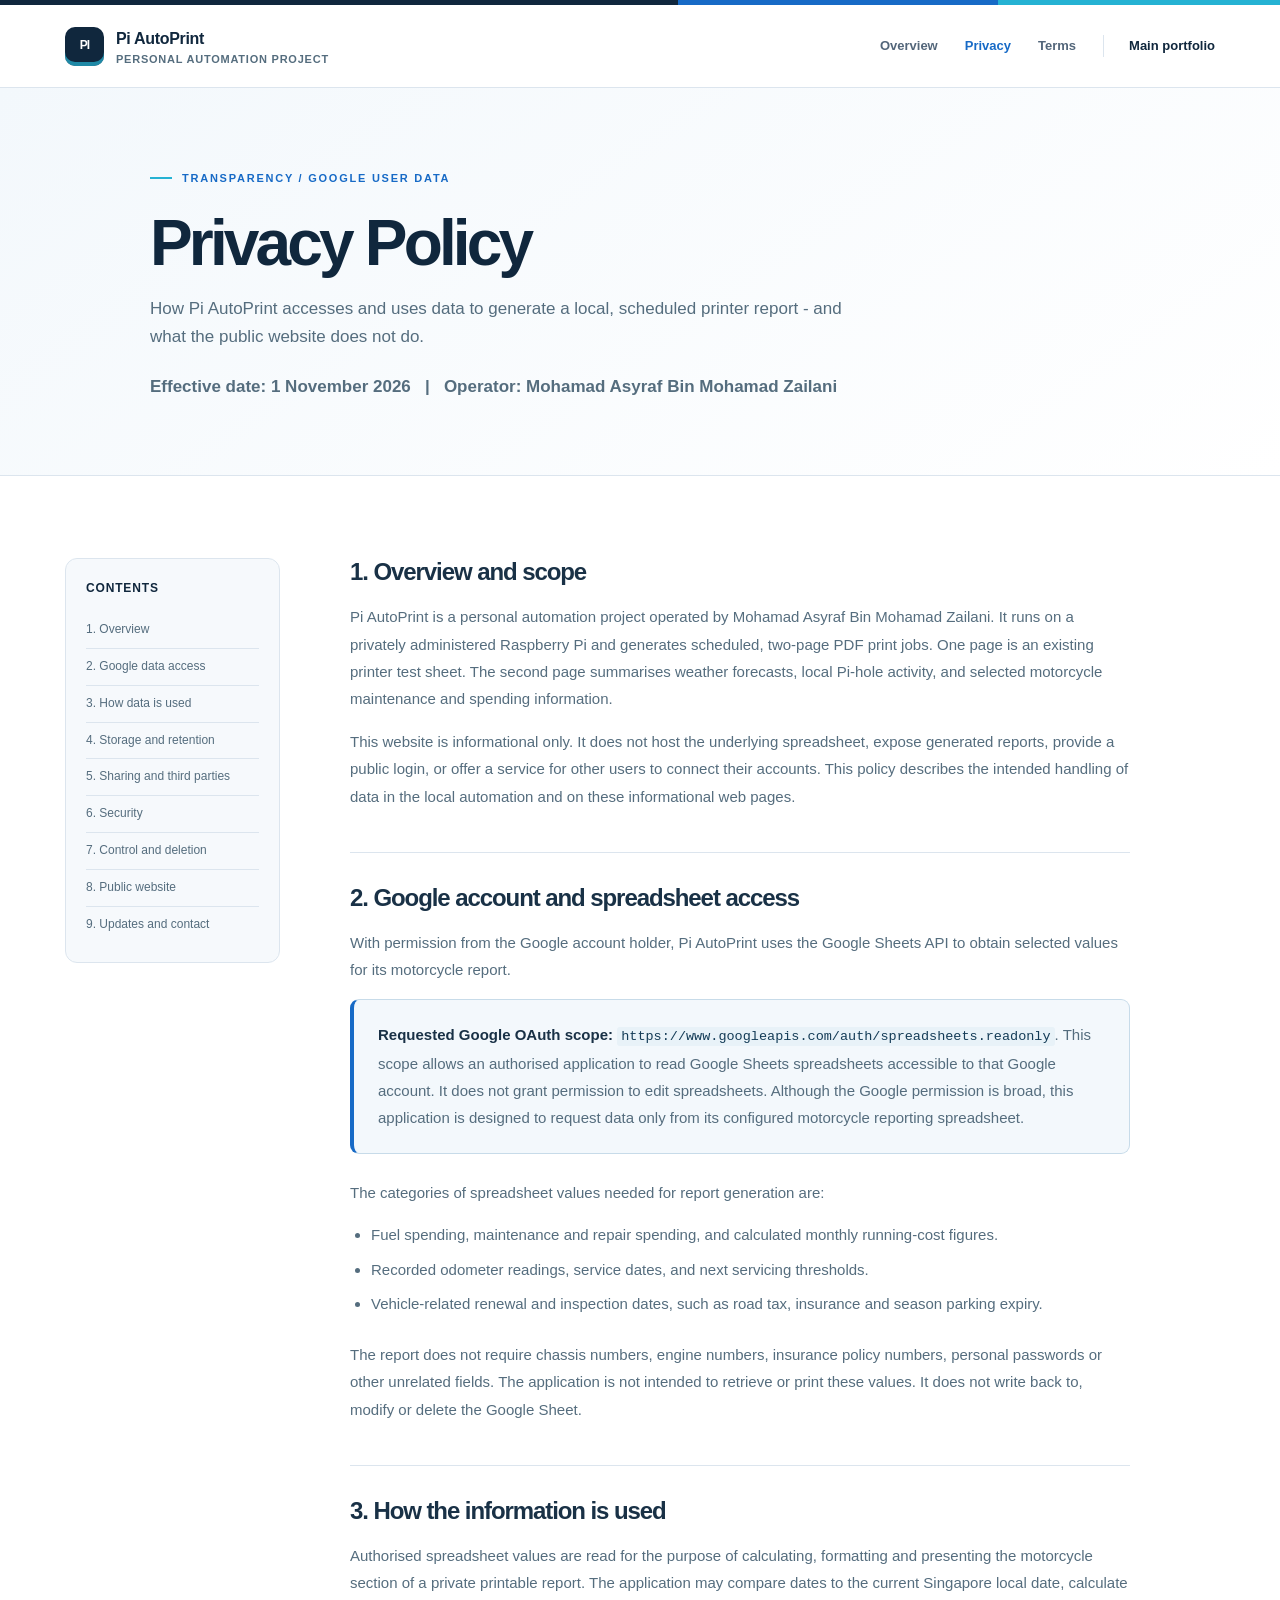
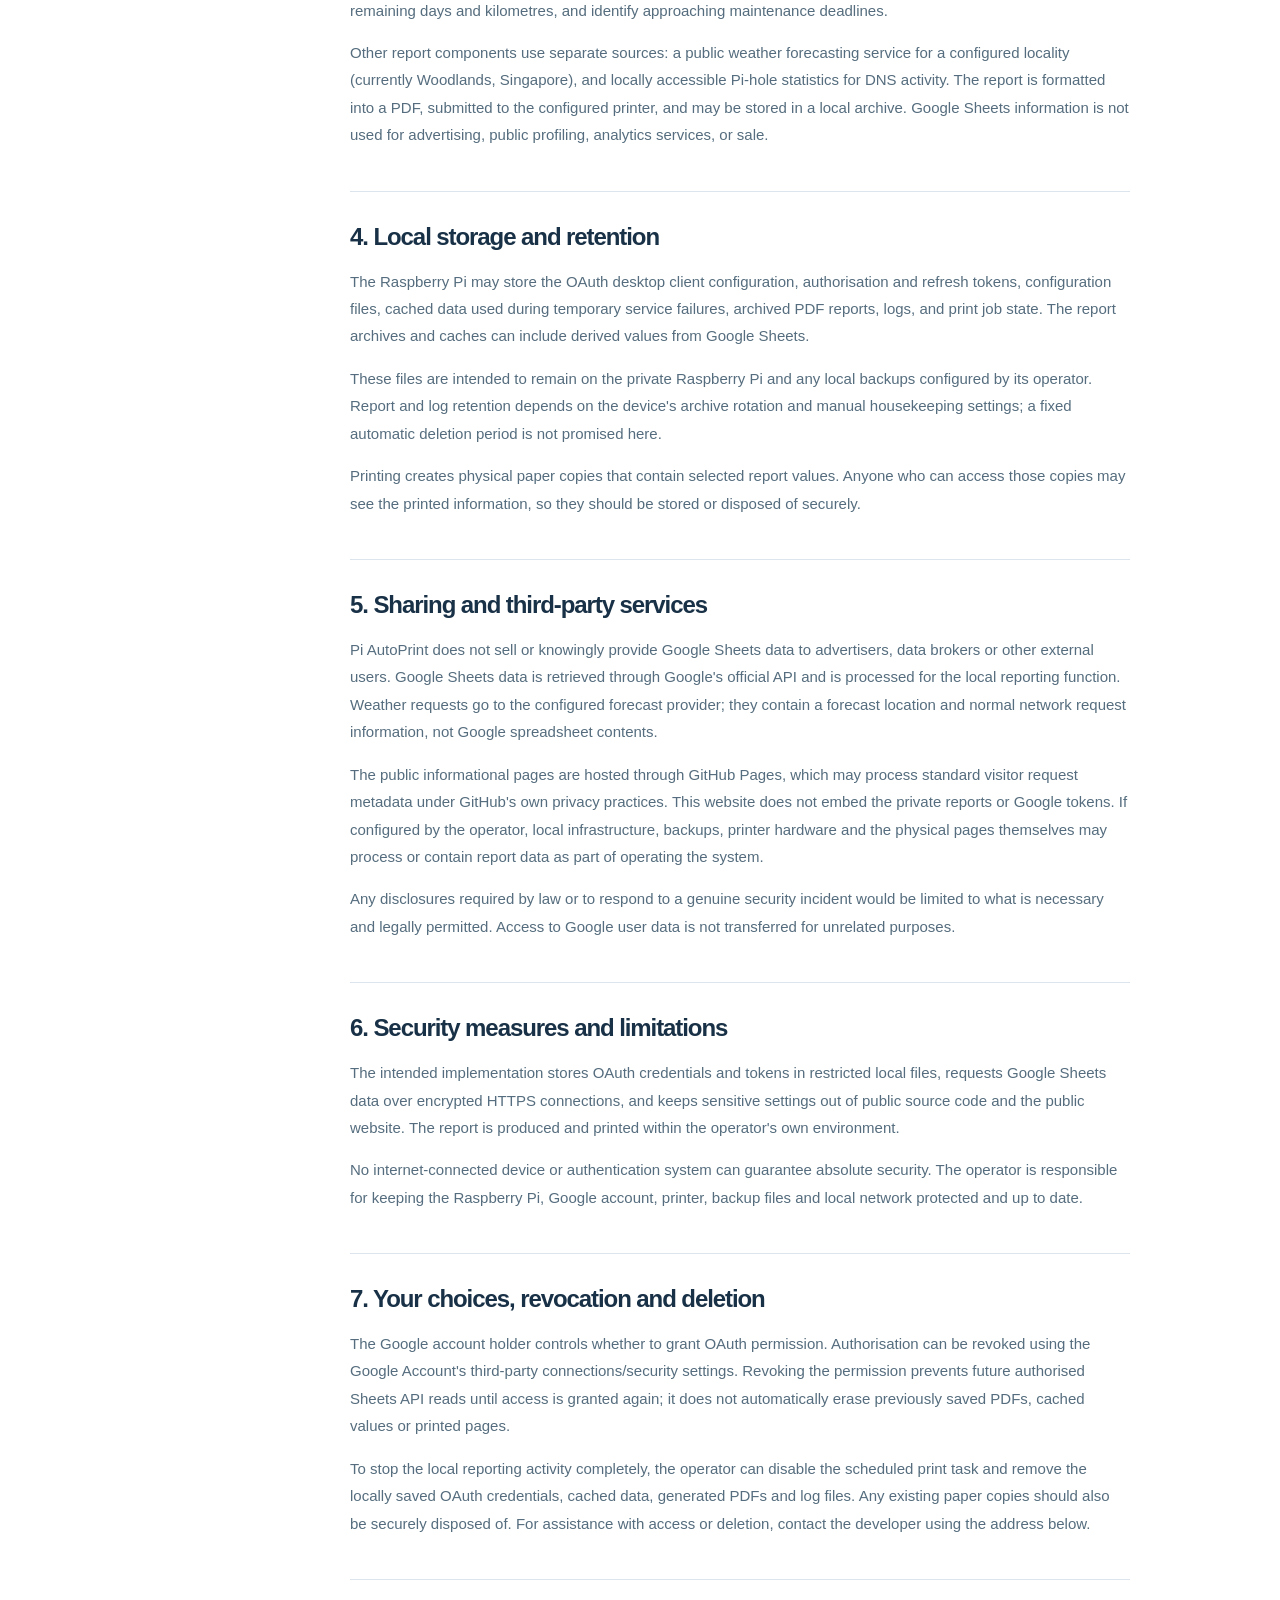
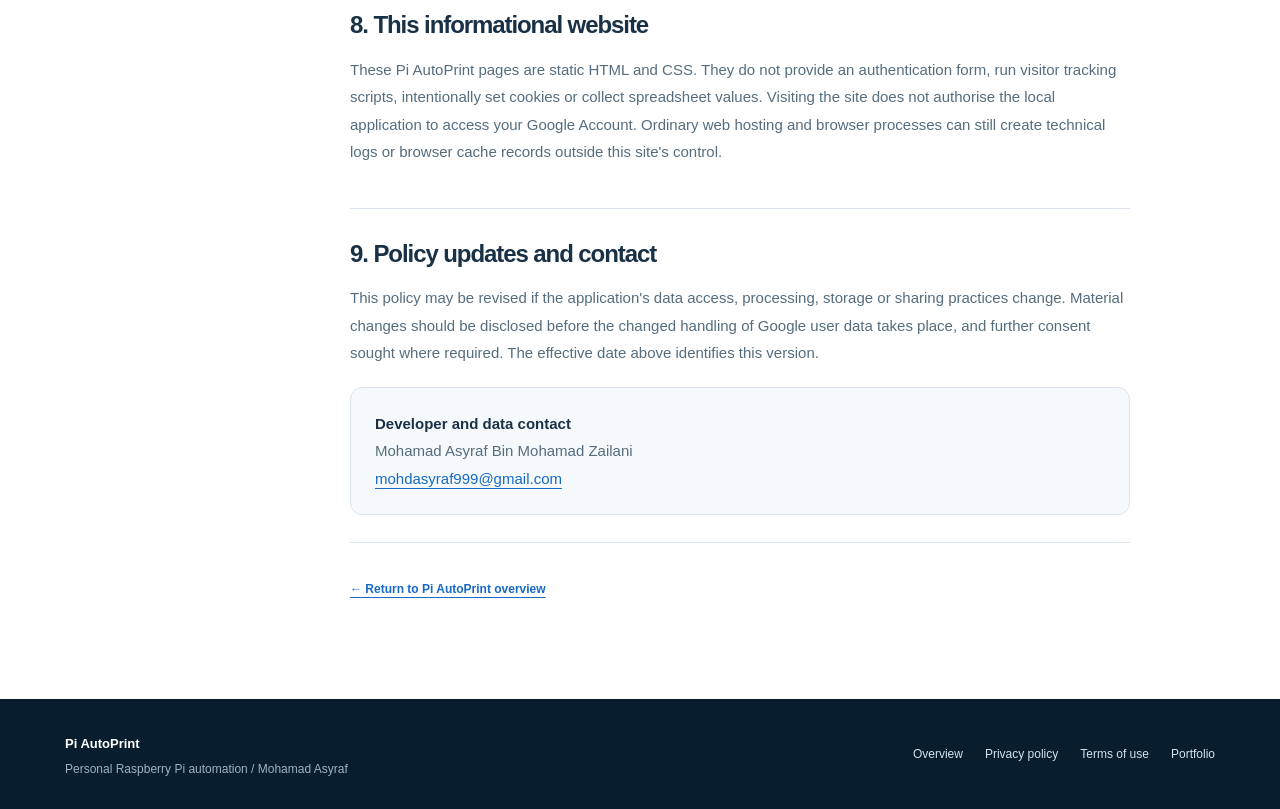
<file: pi-autoprint/privacy.html>
<!doctype html>
<html lang="en-GB">
<head>
  <meta charset="utf-8"><meta name="viewport" content="width=device-width, initial-scale=1">
  <meta name="theme-color" content="#10273d">
  <meta name="description" content="Pi AutoPrint privacy policy: how the personal Raspberry Pi reporting project accesses, uses, stores and protects Google Sheets data.">
  <title>Privacy Policy | Pi AutoPrint</title>
  <link rel="stylesheet" href="./styles.css">
  <link rel="canonical" href="https://asyrafbmz.github.io/pi-autoprint/privacy.html">
</head>
<body>
  <a class="skip-link" href="#main">Skip to content</a><div class="top-rule" aria-hidden="true"></div>
  <header class="site-header"><div class="container"><a class="brand" href="./" aria-label="Pi AutoPrint homepage"><span class="brand-icon" aria-hidden="true">PI</span><span>Pi AutoPrint<small>Personal automation project</small></span></a><nav class="site-nav" aria-label="Main navigation"><a href="./">Overview</a><a href="./privacy.html" aria-current="page">Privacy</a><a href="./terms.html">Terms</a><a class="portfolio-link" href="../">Main portfolio</a></nav></div></header>
  <main id="main">
    <section class="legal-hero"><div class="container"><span class="eyebrow">Transparency / Google user data</span><h1>Privacy Policy</h1><p>How Pi AutoPrint accesses and uses data to generate a local, scheduled printer report - and what the public website does not do.</p><p class="updated">Effective date: 1 November 2026 &nbsp; | &nbsp; Operator: Mohamad Asyraf Bin Mohamad Zailani</p></div></section>
    <div class="section"><div class="container legal-layout">
      <aside class="legal-sidebar" aria-label="On this page"><strong>Contents</strong><a href="#overview">1. Overview</a><a href="#access">2. Google data access</a><a href="#usage">3. How data is used</a><a href="#storage">4. Storage and retention</a><a href="#sharing">5. Sharing and third parties</a><a href="#security">6. Security</a><a href="#choices">7. Control and deletion</a><a href="#website">8. Public website</a><a href="#changes">9. Updates and contact</a></aside>
      <article class="legal-content">
        <section id="overview"><h2>1. Overview and scope</h2><p>Pi AutoPrint is a personal automation project operated by Mohamad Asyraf Bin Mohamad Zailani. It runs on a privately administered Raspberry Pi and generates scheduled, two-page PDF print jobs. One page is an existing printer test sheet. The second page summarises weather forecasts, local Pi-hole activity, and selected motorcycle maintenance and spending information.</p><p>This website is informational only. It does not host the underlying spreadsheet, expose generated reports, provide a public login, or offer a service for other users to connect their accounts. This policy describes the intended handling of data in the local automation and on these informational web pages.</p></section>
        <section id="access"><h2>2. Google account and spreadsheet access</h2><p>With permission from the Google account holder, Pi AutoPrint uses the Google Sheets API to obtain selected values for its motorcycle report.</p><div class="callout"><p><strong>Requested Google OAuth scope:</strong> <code>https://www.googleapis.com/auth/spreadsheets.readonly</code>. This scope allows an authorised application to read Google Sheets spreadsheets accessible to that Google account. It does not grant permission to edit spreadsheets. Although the Google permission is broad, this application is designed to request data only from its configured motorcycle reporting spreadsheet.</p></div><p>The categories of spreadsheet values needed for report generation are:</p><ul><li>Fuel spending, maintenance and repair spending, and calculated monthly running-cost figures.</li><li>Recorded odometer readings, service dates, and next servicing thresholds.</li><li>Vehicle-related renewal and inspection dates, such as road tax, insurance and season parking expiry.</li></ul><p>The report does not require chassis numbers, engine numbers, insurance policy numbers, personal passwords or other unrelated fields. The application is not intended to retrieve or print these values. It does not write back to, modify or delete the Google Sheet.</p></section>
        <section id="usage"><h2>3. How the information is used</h2><p>Authorised spreadsheet values are read for the purpose of calculating, formatting and presenting the motorcycle section of a private printable report. The application may compare dates to the current Singapore local date, calculate remaining days and kilometres, and identify approaching maintenance deadlines.</p><p>Other report components use separate sources: a public weather forecasting service for a configured locality (currently Woodlands, Singapore), and locally accessible Pi-hole statistics for DNS activity. The report is formatted into a PDF, submitted to the configured printer, and may be stored in a local archive. Google Sheets information is not used for advertising, public profiling, analytics services, or sale.</p></section>
        <section id="storage"><h2>4. Local storage and retention</h2><p>The Raspberry Pi may store the OAuth desktop client configuration, authorisation and refresh tokens, configuration files, cached data used during temporary service failures, archived PDF reports, logs, and print job state. The report archives and caches can include derived values from Google Sheets.</p><p>These files are intended to remain on the private Raspberry Pi and any local backups configured by its operator. Report and log retention depends on the device's archive rotation and manual housekeeping settings; a fixed automatic deletion period is not promised here.</p><p>Printing creates physical paper copies that contain selected report values. Anyone who can access those copies may see the printed information, so they should be stored or disposed of securely.</p></section>
        <section id="sharing"><h2>5. Sharing and third-party services</h2><p>Pi AutoPrint does not sell or knowingly provide Google Sheets data to advertisers, data brokers or other external users. Google Sheets data is retrieved through Google's official API and is processed for the local reporting function. Weather requests go to the configured forecast provider; they contain a forecast location and normal network request information, not Google spreadsheet contents.</p><p>The public informational pages are hosted through GitHub Pages, which may process standard visitor request metadata under GitHub's own privacy practices. This website does not embed the private reports or Google tokens. If configured by the operator, local infrastructure, backups, printer hardware and the physical pages themselves may process or contain report data as part of operating the system.</p><p>Any disclosures required by law or to respond to a genuine security incident would be limited to what is necessary and legally permitted. Access to Google user data is not transferred for unrelated purposes.</p></section>
        <section id="security"><h2>6. Security measures and limitations</h2><p>The intended implementation stores OAuth credentials and tokens in restricted local files, requests Google Sheets data over encrypted HTTPS connections, and keeps sensitive settings out of public source code and the public website. The report is produced and printed within the operator's own environment.</p><p>No internet-connected device or authentication system can guarantee absolute security. The operator is responsible for keeping the Raspberry Pi, Google account, printer, backup files and local network protected and up to date.</p></section>
        <section id="choices"><h2>7. Your choices, revocation and deletion</h2><p>The Google account holder controls whether to grant OAuth permission. Authorisation can be revoked using the Google Account's third-party connections/security settings. Revoking the permission prevents future authorised Sheets API reads until access is granted again; it does not automatically erase previously saved PDFs, cached values or printed pages.</p><p>To stop the local reporting activity completely, the operator can disable the scheduled print task and remove the locally saved OAuth credentials, cached data, generated PDFs and log files. Any existing paper copies should also be securely disposed of. For assistance with access or deletion, contact the developer using the address below.</p></section>
        <section id="website"><h2>8. This informational website</h2><p>These Pi AutoPrint pages are static HTML and CSS. They do not provide an authentication form, run visitor tracking scripts, intentionally set cookies or collect spreadsheet values. Visiting the site does not authorise the local application to access your Google Account. Ordinary web hosting and browser processes can still create technical logs or browser cache records outside this site's control.</p></section>
        <section id="changes"><h2>9. Policy updates and contact</h2><p>This policy may be revised if the application's data access, processing, storage or sharing practices change. Material changes should be disclosed before the changed handling of Google user data takes place, and further consent sought where required. The effective date above identifies this version.</p><div class="contact-card"><p><strong>Developer and data contact</strong><br>Mohamad Asyraf Bin Mohamad Zailani<br><a href="mailto:mohdasyraf999@gmail.com?subject=Pi%20AutoPrint%20Privacy">mohdasyraf999@gmail.com</a></p></div></section>
        <p><a href="./" class="back-top">&#8592; Return to Pi AutoPrint overview</a></p>
      </article>
    </div></div>
  </main>
  <footer class="footer"><div class="container footer-row"><div><strong>Pi AutoPrint</strong><p>Personal Raspberry Pi automation / Mohamad Asyraf</p></div><nav class="footer-links" aria-label="Footer"><a href="./">Overview</a><a href="./privacy.html">Privacy policy</a><a href="./terms.html">Terms of use</a><a href="../">Portfolio</a></nav></div></footer>
</body>
</html>
</file>
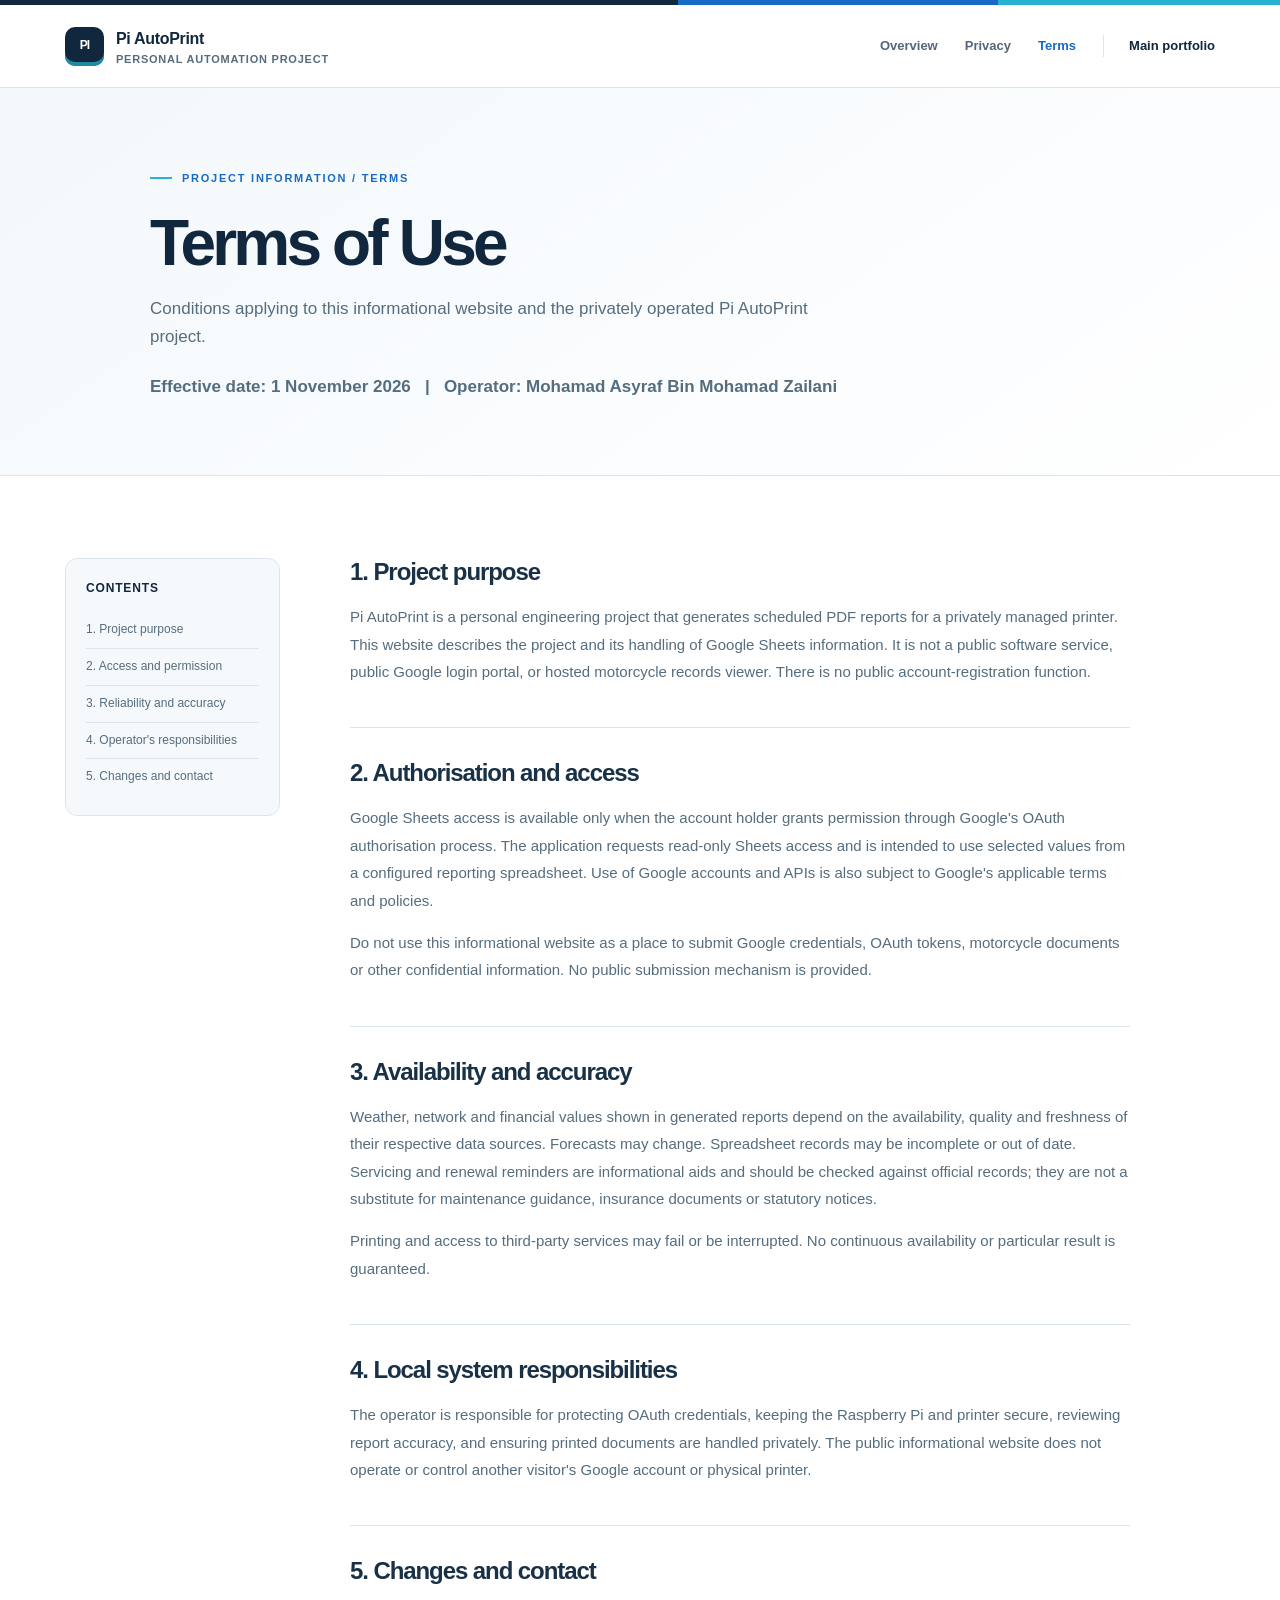
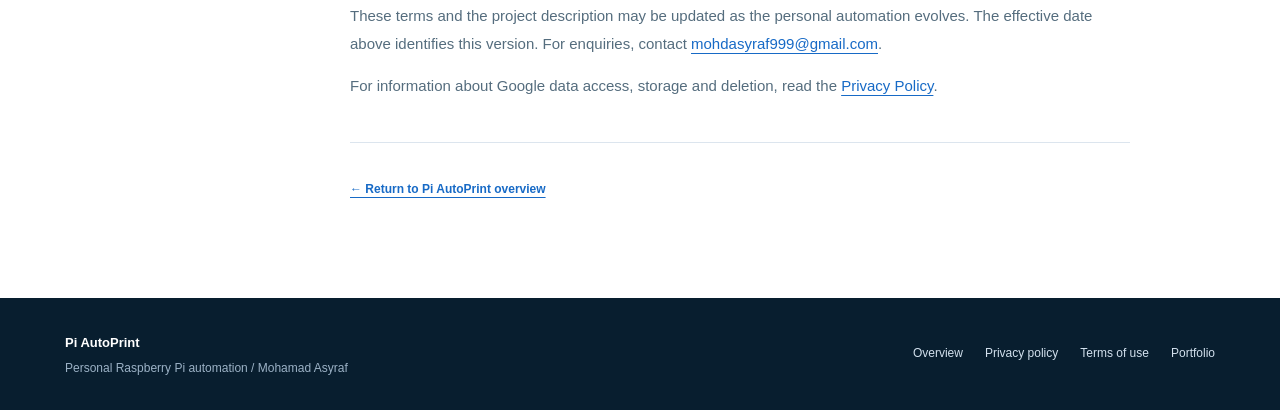
<file: pi-autoprint/terms.html>
<!doctype html>
<html lang="en-GB">
<head>
  <meta charset="utf-8"><meta name="viewport" content="width=device-width, initial-scale=1"><meta name="theme-color" content="#10273d">
  <meta name="description" content="Terms of use for the Pi AutoPrint personal Raspberry Pi reporting project and its informational website.">
  <title>Terms of Use | Pi AutoPrint</title><link rel="stylesheet" href="./styles.css"><link rel="canonical" href="https://asyrafbmz.github.io/pi-autoprint/terms.html">
</head>
<body><a class="skip-link" href="#main">Skip to content</a><div class="top-rule" aria-hidden="true"></div>
<header class="site-header"><div class="container"><a class="brand" href="./" aria-label="Pi AutoPrint homepage"><span class="brand-icon" aria-hidden="true">PI</span><span>Pi AutoPrint<small>Personal automation project</small></span></a><nav class="site-nav" aria-label="Main navigation"><a href="./">Overview</a><a href="./privacy.html">Privacy</a><a href="./terms.html" aria-current="page">Terms</a><a class="portfolio-link" href="../">Main portfolio</a></nav></div></header>
<main id="main"><section class="legal-hero"><div class="container"><span class="eyebrow">Project information / terms</span><h1>Terms of Use</h1><p>Conditions applying to this informational website and the privately operated Pi AutoPrint project.</p><p class="updated">Effective date: 1 November 2026 &nbsp; | &nbsp; Operator: Mohamad Asyraf Bin Mohamad Zailani</p></div></section>
<div class="section"><div class="container legal-layout"><aside class="legal-sidebar" aria-label="On this page"><strong>Contents</strong><a href="#purpose">1. Project purpose</a><a href="#access">2. Access and permission</a><a href="#availability">3. Reliability and accuracy</a><a href="#responsibilities">4. Operator's responsibilities</a><a href="#changes">5. Changes and contact</a></aside>
<article class="legal-content">
<section id="purpose"><h2>1. Project purpose</h2><p>Pi AutoPrint is a personal engineering project that generates scheduled PDF reports for a privately managed printer. This website describes the project and its handling of Google Sheets information. It is not a public software service, public Google login portal, or hosted motorcycle records viewer. There is no public account-registration function.</p></section>
<section id="access"><h2>2. Authorisation and access</h2><p>Google Sheets access is available only when the account holder grants permission through Google's OAuth authorisation process. The application requests read-only Sheets access and is intended to use selected values from a configured reporting spreadsheet. Use of Google accounts and APIs is also subject to Google's applicable terms and policies.</p><p>Do not use this informational website as a place to submit Google credentials, OAuth tokens, motorcycle documents or other confidential information. No public submission mechanism is provided.</p></section>
<section id="availability"><h2>3. Availability and accuracy</h2><p>Weather, network and financial values shown in generated reports depend on the availability, quality and freshness of their respective data sources. Forecasts may change. Spreadsheet records may be incomplete or out of date. Servicing and renewal reminders are informational aids and should be checked against official records; they are not a substitute for maintenance guidance, insurance documents or statutory notices.</p><p>Printing and access to third-party services may fail or be interrupted. No continuous availability or particular result is guaranteed.</p></section>
<section id="responsibilities"><h2>4. Local system responsibilities</h2><p>The operator is responsible for protecting OAuth credentials, keeping the Raspberry Pi and printer secure, reviewing report accuracy, and ensuring printed documents are handled privately. The public informational website does not operate or control another visitor's Google account or physical printer.</p></section>
<section id="changes"><h2>5. Changes and contact</h2><p>These terms and the project description may be updated as the personal automation evolves. The effective date above identifies this version. For enquiries, contact <a href="mailto:mohdasyraf999@gmail.com?subject=Pi%20AutoPrint%20Enquiry">mohdasyraf999@gmail.com</a>.</p><p>For information about Google data access, storage and deletion, read the <a href="./privacy.html">Privacy Policy</a>.</p></section>
<p><a class="back-top" href="./">&#8592; Return to Pi AutoPrint overview</a></p></article></div></div></main>
<footer class="footer"><div class="container footer-row"><div><strong>Pi AutoPrint</strong><p>Personal Raspberry Pi automation / Mohamad Asyraf</p></div><nav class="footer-links" aria-label="Footer"><a href="./">Overview</a><a href="./privacy.html">Privacy policy</a><a href="./terms.html">Terms of use</a><a href="../">Portfolio</a></nav></div></footer>
</body></html>
</file>
<file: pi-autoprint/styles.css>
/* Pi AutoPrint - self-contained GitHub Pages stylesheet. No scripts, fonts or CDNs. */
:root{color-scheme:light;--navy:#10273d;--navy2:#173a57;--blue:#176ac6;--cyan:#25b2d3;--ink:#193146;--muted:#556d7e;--line:#dce5ee;--paper:#f6f9fc;--white:#fff;--radius:16px;--shadow:0 16px 45px rgba(14,38,64,.08)}
*{box-sizing:border-box}html{scroll-behavior:smooth}body{margin:0;background:#fff;font:16px/1.65 -apple-system,BlinkMacSystemFont,"Segoe UI",Roboto,Arial,sans-serif;color:var(--ink);-webkit-font-smoothing:antialiased}a{color:var(--blue);text-underline-offset:4px}a:hover{color:#0d559f}a:focus-visible,button:focus-visible{outline:3px solid #3f9bdc;outline-offset:4px}h1,h2,h3,p,ul,ol,dl{margin-top:0}h1,h2,h3{line-height:1.2}h1{font-size:clamp(2.75rem,6vw,5.1rem);letter-spacing:-.06em}h2{font-size:clamp(1.65rem,3vw,2.45rem);letter-spacing:-.045em}h3{font-size:1.15rem;letter-spacing:-.015em}p{color:var(--muted)}.container{width:min(1150px,calc(100% - 64px));margin-inline:auto}.skip-link{position:absolute;left:12px;top:-100px;z-index:100;background:white;padding:8px 16px}.skip-link:focus{top:12px}.top-rule{height:5px;background:linear-gradient(90deg,var(--navy) 0 53%,var(--blue) 53% 78%,var(--cyan) 78% 100%)}.site-header{background:#fff;border-bottom:1px solid var(--line)}.site-header .container{min-height:82px;display:flex;align-items:center;justify-content:space-between;gap:18px}.brand{display:flex;gap:12px;align-items:center;text-decoration:none;color:var(--navy);font-weight:780;letter-spacing:-.02em}.brand:hover{color:var(--navy)}.brand-icon{height:39px;width:39px;border-radius:10px;background:var(--navy);color:#fff;display:grid;place-items:center;letter-spacing:-.08em;font-size:12px;box-shadow:inset 0 -4px 0 rgba(37,178,211,.7)}.brand small{font-size:11px;color:var(--muted);font-weight:600;letter-spacing:.07em;text-transform:uppercase;display:block;line-height:1.3}.site-nav{display:flex;align-items:center;gap:27px;flex-wrap:wrap}.site-nav a{text-decoration:none;color:#53667a;font-size:13px;font-weight:650}.site-nav a[aria-current="page"]{color:var(--blue)}.site-nav a:hover{color:var(--blue)}.site-nav .portfolio-link{border-left:1px solid var(--line);padding-left:25px;color:var(--navy)}.eyebrow{display:inline-flex;align-items:center;gap:10px;font-size:11px;text-transform:uppercase;letter-spacing:.16em;font-weight:760;color:var(--blue)}.eyebrow:before{content:"";width:22px;height:2px;background:var(--cyan)}.hero{padding:90px 0 80px;background:radial-gradient(circle at 88% 11%,rgba(40,170,211,.15),transparent 28%),linear-gradient(165deg,#f7faff,#fff 75%);border-bottom:1px solid var(--line)}.hero-layout{display:grid;grid-template-columns:1.12fr .88fr;align-items:center;gap:7%}.hero h1{margin:20px 0 20px;color:var(--navy)}.hero p{max-width:610px;font-size:18px;line-height:1.78}.hero strong{color:var(--ink)}.hero-actions{display:flex;align-items:center;gap:20px;flex-wrap:wrap;margin-top:31px}.btn{display:inline-flex;align-items:center;justify-content:center;min-height:44px;padding:10px 18px;border:1px solid var(--blue);border-radius:8px;background:var(--blue);color:white;font-weight:680;font-size:13px;text-decoration:none;transition:background .17s,transform .17s}.btn:hover{background:#11549a;color:white;transform:translateY(-1px)}.text-action{font-size:13px;font-weight:680;text-decoration:none}.privacy-note{display:flex;align-items:center;gap:9px;margin-top:30px;color:#4a687e;font-size:13px}.privacy-note .dot{width:7px;height:7px;border-radius:100%;background:#198e9c}.report-preview{border:1px solid #d9e5f0;background:#fff;border-radius:18px;box-shadow:var(--shadow);padding:24px;transform:rotate(1deg);max-width:490px;margin-inline:auto}.report-preview-head{display:flex;justify-content:space-between;gap:10px;align-items:start;padding-bottom:16px;border-bottom:1px solid var(--line)}.report-preview-head strong{font-size:19px;letter-spacing:-.04em;color:var(--navy)}.report-preview-head small{display:block;color:var(--muted);font-size:11px}.report-preview-head .paper-icon{width:36px;height:41px;border:1.8px solid var(--navy2);border-radius:5px;position:relative}.paper-icon:before{content:"";position:absolute;top:12px;left:8px;width:18px;height:2px;background:var(--cyan);box-shadow:0 7px 0 var(--line),0 14px 0 var(--line)}.report-line{display:flex;align-items:center;justify-content:space-between;gap:8px;padding:15px 0;border-bottom:1px solid var(--line)}.report-line:last-of-type{border:0}.report-line span{font-size:12px;color:var(--muted)}.report-line strong{font-size:13px;color:var(--navy)}.mini-chart{display:flex;align-items:flex-end;gap:5px;height:28px}.mini-chart i{width:8px;border-radius:2px 2px 0 0;background:#b5e1f0;display:block}.mini-chart i:nth-child(1){height:12px}.mini-chart i:nth-child(2){height:22px;background:var(--cyan)}.mini-chart i:nth-child(3){height:15px}.mini-chart i:nth-child(4){height:25px;background:#438fd0}.mini-chart i:nth-child(5){height:19px}.mini-chart i:nth-child(6){height:11px}.mini-chart i:nth-child(7){height:23px}.report-preview footer{border-top:1px solid var(--line);padding-top:14px;display:flex;gap:3px}.report-preview footer span{height:6px;flex:1;background:var(--navy)}.report-preview footer span:nth-child(1){background:#00a9c0}.report-preview footer span:nth-child(2){background:#cd4b92}.report-preview footer span:nth-child(3){background:#e4bf3b}.report-preview footer span:nth-child(4){background:#1e2531}.section{padding:82px 0}.section-soft{background:var(--paper)}.section-intro{max-width:750px;margin-bottom:34px}.section-intro h2{margin:13px 0 13px;color:var(--navy)}.section-intro p{font-size:16px}.three-cards{display:grid;grid-template-columns:repeat(3,1fr);gap:18px}.feature-card{background:#fff;padding:28px;border:1px solid var(--line);border-radius:var(--radius);box-shadow:0 7px 20px rgba(17,44,68,.025)}.feature-icon{width:42px;height:42px;border-radius:12px;background:#e9f3fb;display:grid;place-items:center;color:var(--blue);margin-bottom:22px}.feature-icon svg{width:22px;height:22px;stroke:currentColor;fill:none;stroke-width:1.8;stroke-linecap:round;stroke-linejoin:round}.feature-card h3{margin-bottom:11px}.feature-card p{font-size:14px;margin-bottom:0}.pipeline{border:1px solid var(--line);border-radius:var(--radius);padding:30px;margin-top:25px;background:#fff;display:grid;grid-template-columns:1fr auto 1fr auto 1.3fr;gap:15px;align-items:center}.pipeline-step{font-weight:700;font-size:13px;color:var(--navy)}.pipeline-step small{display:block;color:var(--muted);font-size:12px;font-weight:450;margin-top:3px}.pipeline-arrow{font-size:20px;color:#7e9db7}.split{display:grid;grid-template-columns:.9fr 1.1fr;gap:11%;align-items:start}.split h2{color:var(--navy);margin-top:14px}.fact-list{border-top:1px solid var(--line)}.fact-item{display:grid;grid-template-columns:160px 1fr;gap:17px;padding:17px 0;border-bottom:1px solid var(--line)}.fact-item dt{font-size:12px;font-weight:750;color:var(--navy)}.fact-item dd{font-size:14px;line-height:1.6;color:var(--muted);margin:0}.callout{border:1px solid #c7dbe9;border-left:4px solid var(--blue);background:#f3f8fc;border-radius:9px;padding:21px 24px;margin:25px 0}.callout p{font-size:14px;margin:0}.callout strong{color:var(--navy)}.cta{padding:55px 0 74px;background:var(--navy);color:#fff}.cta h2{color:#fff;margin:0 0 14px}.cta p{color:#bfcfdd;max-width:760px}.cta a{color:#a9e6f6}.cta .btn{background:#fff;color:var(--navy);border-color:#fff}.cta .btn:hover{background:#e6eff5;color:var(--navy)}.footer{padding:31px 0;background:#081e2f;color:#b3c5d6}.footer-row{display:flex;align-items:center;justify-content:space-between;gap:25px;flex-wrap:wrap}.footer strong{color:#fff;font-size:13px}.footer p{margin:4px 0 0;color:#9cb2c6;font-size:12px}.footer-links{display:flex;gap:22px;flex-wrap:wrap}.footer a{color:#d3e1ee;text-decoration:none;font-size:12px}.footer a:hover{color:#fff}.legal-hero{padding:73px 0 57px;background:linear-gradient(145deg,#f3f8fc,#fff);border-bottom:1px solid var(--line)}.legal-hero .container{max-width:980px}.legal-hero h1{font-size:clamp(2.55rem,5vw,4.2rem);color:var(--navy);margin:18px 0 13px}.legal-hero p{font-size:17px;max-width:710px}.updated{font-size:12px;color:var(--muted);font-weight:600;margin-top:22px}.legal-layout{display:grid;grid-template-columns:215px minmax(0,1fr);gap:70px;align-items:start}.legal-sidebar{position:sticky;top:30px;border:1px solid var(--line);border-radius:12px;padding:20px;background:var(--paper)}.legal-sidebar strong{display:block;color:var(--navy);font-size:12px;margin-bottom:13px;text-transform:uppercase;letter-spacing:.07em}.legal-sidebar a{display:block;color:var(--muted);text-decoration:none;font-size:12px;padding:8px 0;border-bottom:1px solid var(--line)}.legal-sidebar a:last-child{border:0}.legal-sidebar a:hover{color:var(--blue)}.legal-content{max-width:780px}.legal-content section{scroll-margin-top:40px;border-bottom:1px solid var(--line);padding-bottom:27px;margin-bottom:31px}.legal-content section:last-child{border-bottom:0}.legal-content h2{font-size:24px;margin-bottom:16px}.legal-content h3{font-size:16px;margin:18px 0 9px}.legal-content p,.legal-content li{font-size:15px;line-height:1.83}.legal-content ul,.legal-content ol{padding-left:21px;color:var(--muted)}.legal-content li{padding-bottom:7px}.legal-content strong{color:var(--ink)}.legal-content .data-table{border-collapse:collapse;width:100%;font-size:14px;margin:17px 0 22px}.data-table th,.data-table td{text-align:left;padding:12px 11px;vertical-align:top;border-bottom:1px solid var(--line)}.data-table th{font-size:12px;color:var(--navy);background:var(--paper)}.data-table td{color:var(--muted)}.legal-content .callout{margin-top:6px}.back-top{font-size:12px;font-weight:650}.contact-card{background:var(--paper);padding:22px 24px;border-radius:12px;margin-top:20px;border:1px solid var(--line)}.contact-card p{margin:0}.contact-card a{overflow-wrap:anywhere}@media(max-width:960px){.hero-layout{grid-template-columns:1fr 1fr;gap:22px}.hero{padding:70px 0}.report-preview{transform:none}.three-cards{gap:12px}.feature-card{padding:22px}.split{gap:6%}.pipeline{padding:20px}}@media(max-width:730px){.container{width:min(100% - 36px,1150px)}.site-header .container{padding:14px 0;min-height:75px;flex-wrap:wrap}.site-nav{gap:18px}.site-nav .portfolio-link{padding-left:15px}.hero-layout,.split,.legal-layout{grid-template-columns:1fr;gap:35px}.hero{padding:55px 0}.hero p{font-size:16px}.report-preview{margin:12px 0 0}.three-cards{grid-template-columns:1fr}.pipeline{grid-template-columns:1fr;gap:10px}.pipeline-arrow{transform:rotate(90deg);justify-self:center}.section{padding:56px 0}.legal-hero{padding:48px 0}.legal-sidebar{position:static}.fact-item{grid-template-columns:125px 1fr;gap:12px}.footer-row{align-items:start;flex-direction:column}.footer-links{gap:15px}.legal-content h2{font-size:22px}}@media(max-width:410px){.site-nav .portfolio-link{border-left:0;padding-left:0}.brand{font-size:14px}.site-nav{gap:13px}.site-nav a{font-size:12px}.hero h1{font-size:2.55rem}.fact-item{grid-template-columns:1fr;gap:3px}.report-preview{padding:18px}}@media(prefers-reduced-motion:reduce){html{scroll-behavior:auto}.btn{transition:none}}@media print{.site-header,.footer,.legal-sidebar,.hero-actions,.cta{display:none!important}.hero,.legal-hero,.section{padding:20px 0;background:#fff}.container{width:100%}.legal-layout{display:block}.report-preview{display:none}body{font-size:11pt}.legal-content section{break-inside:avoid}}
/* Prevent long OAuth scope URLs from widening the legal pages on small screens. */
.legal-layout>*{min-width:0}.legal-content{overflow-wrap:break-word}.legal-content code{overflow-wrap:anywhere;word-break:break-word;background:#e8f2f8;color:#143c57;padding:2px 4px;border-radius:3px;font-size:.9em}
</file>
